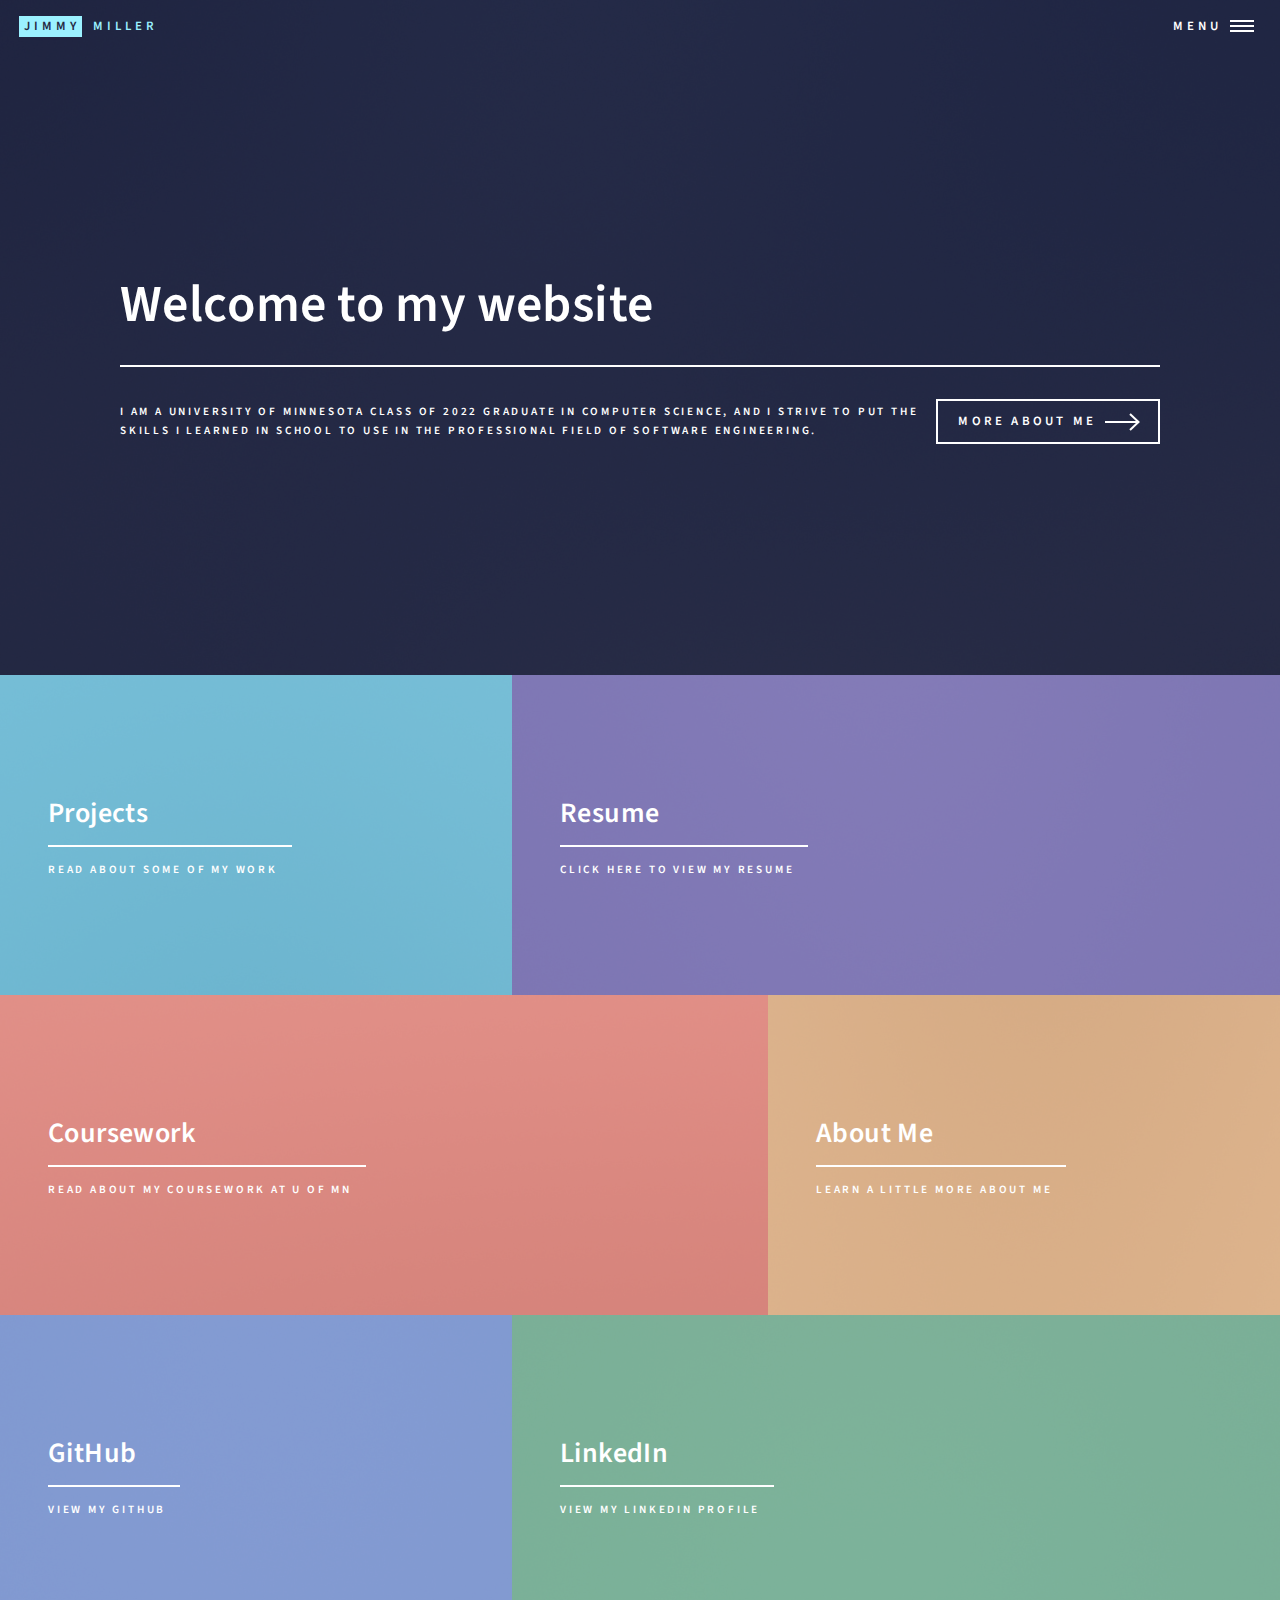
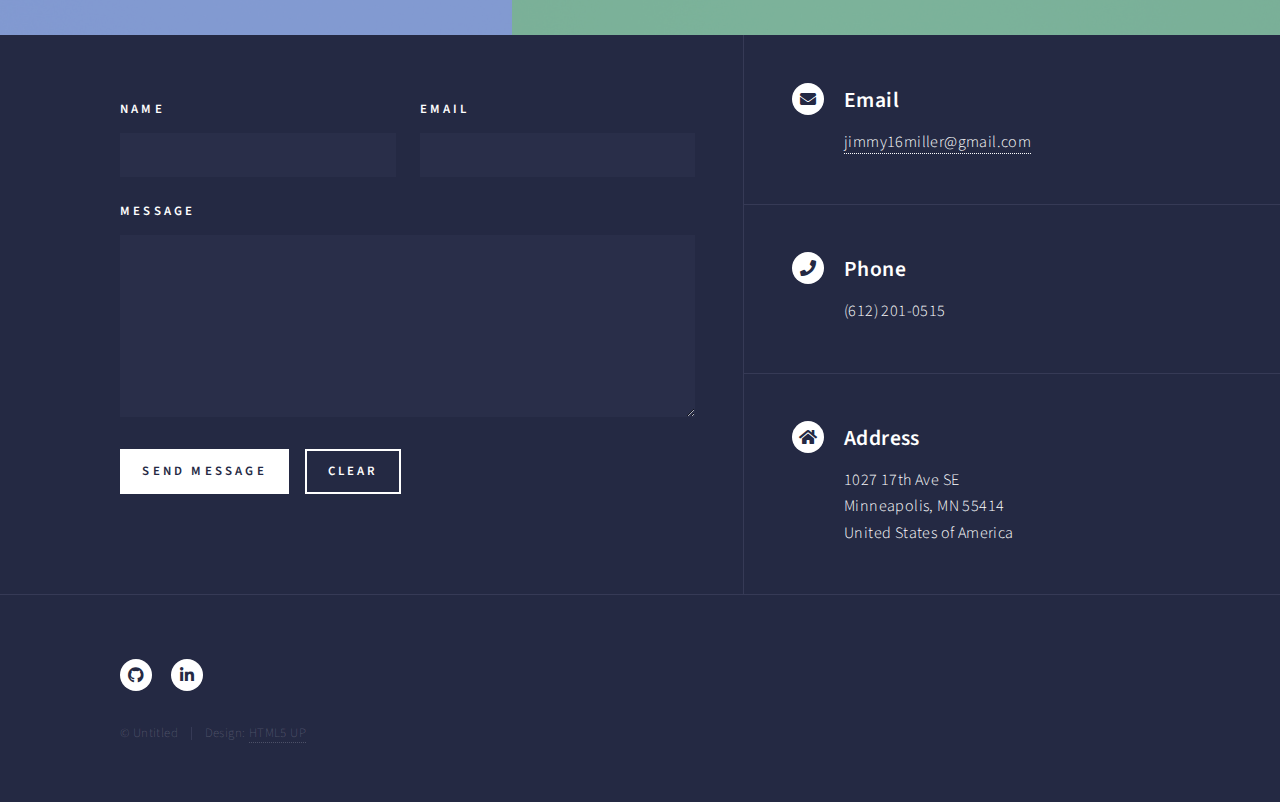
<file: index.html>
<!DOCTYPE HTML>
<!--
	Forty by HTML5 UP
	html5up.net | @ajlkn
	Free for personal and commercial use under the CCA 3.0 license (html5up.net/license)
-->
<html>
	<head>
		<title>Home</title>
		<link rel="icon" href="images/favicon1.png">
		<meta charset="utf-8" />
		<meta name="viewport" content="width=device-width, initial-scale=1, user-scalable=no" />
		<link rel="stylesheet" href="assets/css/main.css" />
		<noscript><link rel="stylesheet" href="assets/css/noscript.css" /></noscript>
	</head>
	<body class="is-preload">

		<!-- Wrapper -->
			<div id="wrapper">

				<!-- Header -->
					<header id="header" class="alt">
						<a href="home.html" class="logo"><strong>Jimmy</strong> <span>Miller</span></a>
						<nav>
							<a href="#menu">Menu</a>
						</nav>
					</header>

				<!-- Menu -->
					<nav id="menu">
						<ul class="links">
							<li><a href="home.html">Home</a></li>
							<li><a href="aboutme.html">About Me</a></li>
							<li><a href="coursework.html">Coursework</a></li>
							<li><a href="projects.html">Projects</a></li>
						</ul>
					</nav>

				<!-- Banner -->
					<section id="banner" class="major">
						<div class="inner">
							<header class="major">
								<h1>Welcome to my website</h1>
							</header>
							<div class="content">
								<p>I am a University of Minnesota Class of 2022 graduate in computer science, and
								I strive to put the skills I learned in school to use in the professional field of software engineering.</p>
								<ul class="actions">
									<li><a href="aboutme.html" class="button next scrolly">More About Me</a></li>
								</ul>
							</div>
						</div>
					</section>

				<!-- Main -->
					<div id="main">

						<!-- One -->
							<section id="one" class="tiles">
								<article>
									<span class="image">
										<img src="images/pic01.jpg" alt="" />
									</span>
									<header class="major">
										<h3><a href="projects.html" class="link">Projects</a></h3>
										<p>Read about some of my work</p>
									</header>
								</article>
								<article>
									<span class="image">
										<img src="images/pic02.jpg" alt="" />
									</span>
									<header class="major">
										<h3><a href="https://drive.google.com/file/d/1jU_Sg8STBAtoSx2dCOZeHBG9q9zb3CmE/view?usp=sharing" target = "_blank" class="link">Resume</a></h3>
										<p>Click here to view my resume</p>
									</header>
								</article>
								<article>
									<span class="image">
										<img src="images/pic03.jpg" alt="" />
									</span>
									<header class="major">
										<h3><a href="coursework.html" class="link">Coursework</a></h3>
										<p>Read about my coursework at U of MN</p>
									</header>
								</article>
								<article>
									<span class="image">
										<img src="images/pic04.jpg" alt="" />
									</span>
									<header class="major">
										<h3><a href="aboutme.html" class="link">About Me</a></h3>
										<p>Learn a little more about me</p>
									</header>
								</article>
								<article>
									<span class="image">
										<img src="images/pic05.jpg" alt="" />
									</span>
									<header class="major">
										<h3><a href="https://github.com/jimmym10" target = "_blank" class="link">GitHub</a></h3>
										<p>View my GitHub</p>
									</header>
								</article>
								<article>
									<span class="image">
										<img src="images/pic06.jpg" alt="" />
									</span>
									<header class="major">
										<h3><a href="https://www.linkedin.com/in/jimmy-miller-41655518b/" target = "_blank" class="link">LinkedIn</a></h3>
										<p>View my LinkedIn Profile</p>
									</header>
								</article>
							</section>

						<!-- Two -->
							<!-- <section id="two">
								<div class="inner">
									<header class="major">
										<h2>Massa libero</h2>
									</header>
									<p>Nullam et orci eu lorem consequat tincidunt vivamus et sagittis libero. Mauris aliquet magna magna sed nunc rhoncus pharetra. Pellentesque condimentum sem. In efficitur ligula tate urna. Maecenas laoreet massa vel lacinia pellentesque lorem ipsum dolor. Nullam et orci eu lorem consequat tincidunt. Vivamus et sagittis libero. Mauris aliquet magna magna sed nunc rhoncus amet pharetra et feugiat tempus.</p>
									<ul class="actions">
										<li><a href="aboutme.html" class="button next">Get Started</a></li>
									</ul>
								</div>
							</section> -->

					</div>

				<!-- Contact -->
					<section id="contact">
						<div class="inner">
							<section>
								<form method="post" action="#">
									<div class="fields">
										<div class="field half">
											<label for="name">Name</label>
											<input type="text" name="name" id="name" />
										</div>
										<div class="field half">
											<label for="email">Email</label>
											<input type="text" name="email" id="email" />
										</div>
										<div class="field">
											<label for="message">Message</label>
											<textarea name="message" id="message" rows="6"></textarea>
										</div>
									</div>
									<ul class="actions">
										<li><input type="submit" value="Send Message" class="primary" /></li>
										<li><input type="reset" value="Clear" /></li>
									</ul>
								</form>
							</section>
							<section class="split">
								<section>
									<div class="contact-method">
										<span class="icon solid alt fa-envelope"></span>
										<h3>Email</h3>
										<a href="mailto:jimmy16miller@gmail.com">jimmy16miller@gmail.com</a>
									</div>
								</section>
								<section>
									<div class="contact-method">
										<span class="icon solid alt fa-phone"></span>
										<h3>Phone</h3>
										<span>(612) 201-0515</span>
									</div>
								</section>
								<section>
									<div class="contact-method">
										<span class="icon solid alt fa-home"></span>
										<h3>Address</h3>
										<span>1027 17th Ave SE<br />
										Minneapolis, MN 55414<br />
										United States of America</span>
									</div>
								</section>
							</section>
						</div>
					</section>

				<!-- Footer -->
					<footer id="footer">
						<div class="inner">
							<ul class="icons">
								<li><a href="https://github.com/jimmym10" target = "_blank" class="icon brands alt fa-github"><span class="label">GitHub</span></a></li>
								<li><a href="https://www.linkedin.com/in/jimmy-miller-41655518b/" target = "_blank" class="icon brands alt fa-linkedin-in"><span class="label">LinkedIn</span></a></li>
							</ul>
							<ul class="copyright">
								<li>&copy; Untitled</li><li>Design: <a href="https://html5up.net">HTML5 UP</a></li>
							</ul>
						</div>
					</footer>

			</div>

		<!-- Scripts -->
			<script src="assets/js/jquery.min.js"></script>
			<script src="assets/js/jquery.scrolly.min.js"></script>
			<script src="assets/js/jquery.scrollex.min.js"></script>
			<script src="assets/js/browser.min.js"></script>
			<script src="assets/js/breakpoints.min.js"></script>
			<script src="assets/js/util.js"></script>
			<script src="assets/js/main.js"></script>

	</body>
</html>
</file>
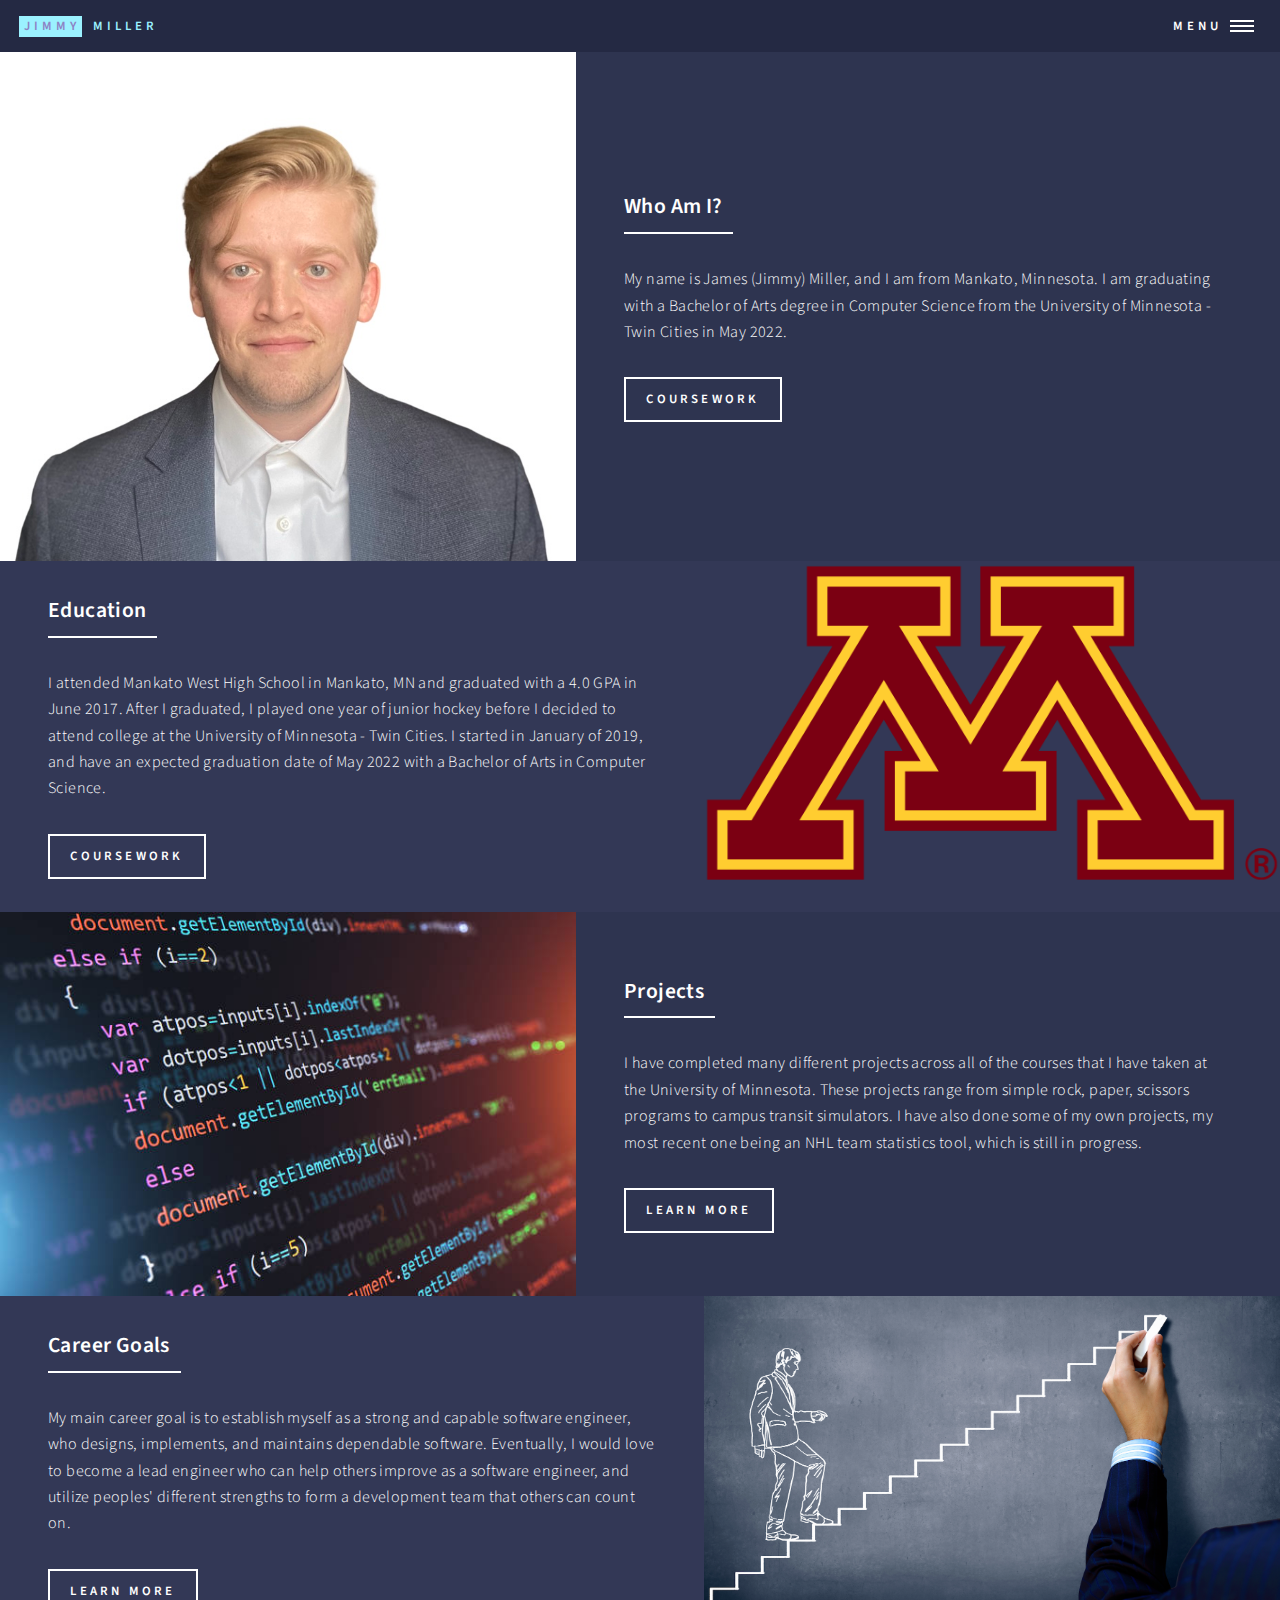
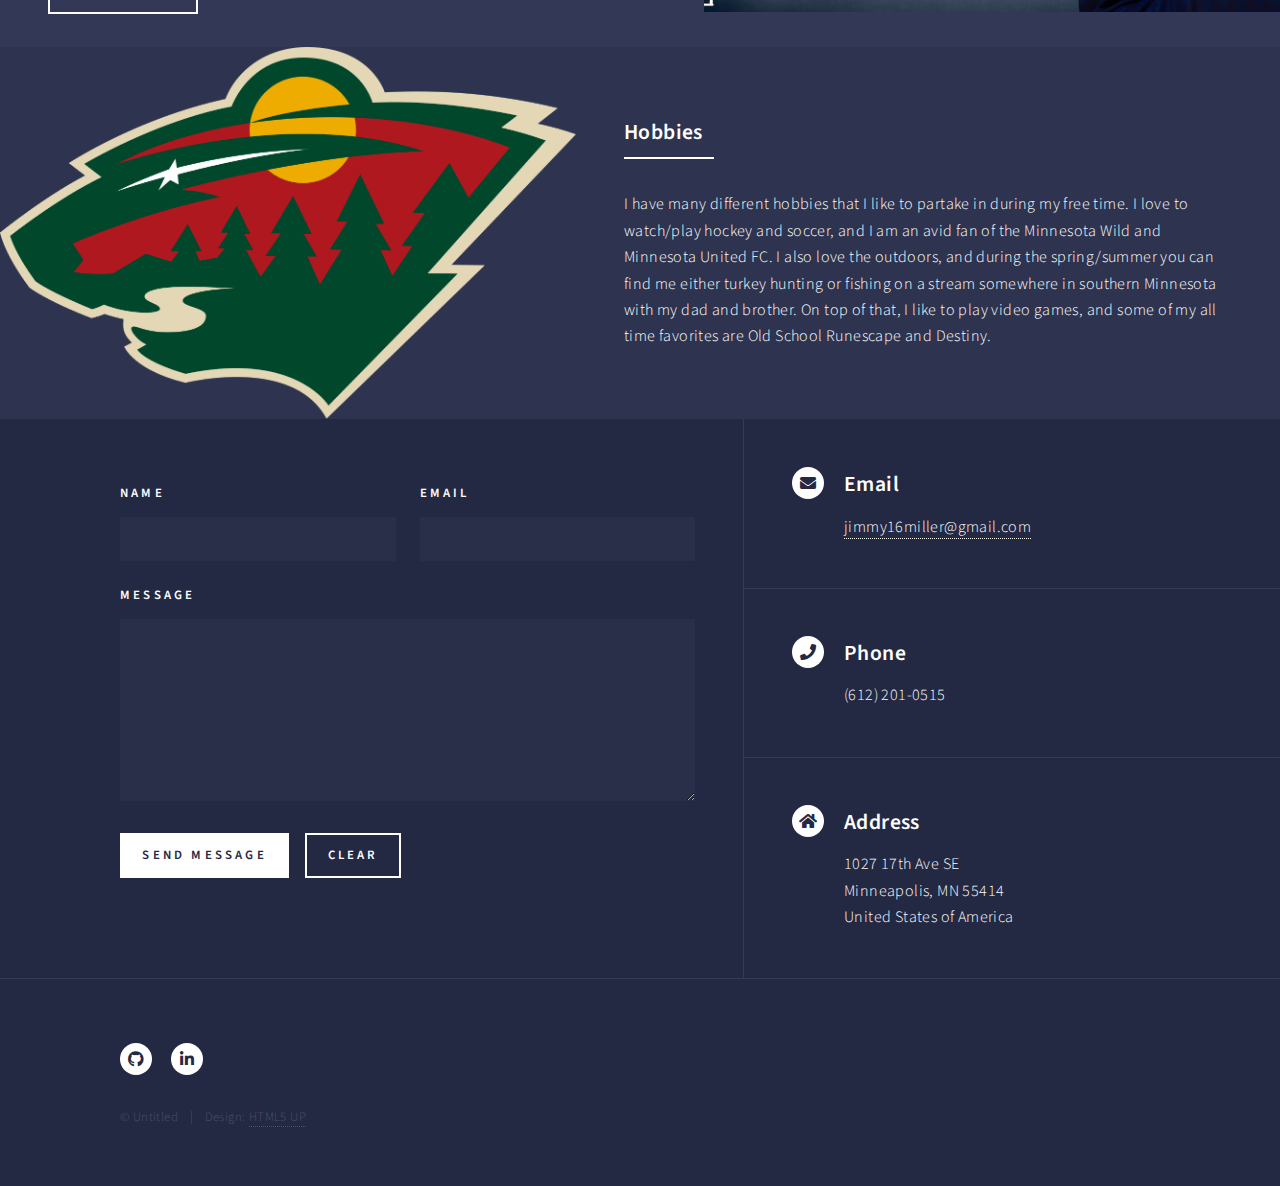
<file: aboutme.html>
<!DOCTYPE HTML>
<!--
	Forty by HTML5 UP
	html5up.net | @ajlkn
	Free for personal and commercial use under the CCA 3.0 license (html5up.net/license)
-->
<html>
	<head>
		<title>About Me</title>
		<link rel="icon" href="images/favicon1.png">
		<meta charset="utf-8" />
		<meta name="viewport" content="width=device-width, initial-scale=1, user-scalable=no" />
		<link rel="stylesheet" href="assets/css/main.css" />
		<noscript><link rel="stylesheet" href="assets/css/noscript.css" /></noscript>
	</head>
	<body class="is-preload">

		<!-- Wrapper -->
			<div id="wrapper">

				<!-- Header -->
				<!-- Note: The "styleN" class below should match that of the banner element. -->
					<header id="header" class="alt style2">
						<a href="index.html" class="logo"><strong>Jimmy</strong> <span>Miller</span></a>
						<nav>
							<a href="#menu">Menu</a>
						</nav>
					</header>

				<!-- Menu -->
					<nav id="menu">
						<ul class="links">
							<li><a href="index.html">Home</a></li>
							<li><a href="aboutme.html">About Me</a></li>
							<li><a href="coursework.html">Coursework</a></li>
							<li><a href="projects.html">Projects</a></li>
						</ul>
					</nav>

				<!-- Banner -->
				<!-- Note: The "styleN" class below should match that of the header element. -->
					<!-- <section id="banner" class="style2">
						<div class="inner">
							<span class="image">
								<img src="images/pic07.jpg" alt="" />
							</span>
							<header class="major">
								<h1>About Me</h1>
							</header>
							<div class="content">
								
							</div>
						</div>
					</section> -->

				<!-- Main -->
					<div id="main">

						<!-- One -->
							<!-- <section id="one">
								<div class="inner">
									<header class="major">
										<h2>Who Am I?</h2>
									</header>
									<p>My name is James (Jimmy) Miller, and I am from Mankato, Minnesota. 
									I am graduating with a Bachelor of Arts degree 
									in Computer Science from the University of Minnesota - Twin Cities in May 2022.</p>
								</div>
							</section> -->

						<!-- Two -->
							<section id="two" class="spotlights">
								<section>
									<a href="coursework.html" class="image">
										<img src="images/IMG-3979.jpg" alt="" data-position="center center" />
									</a>
									<div class="content">
										<div class="inner">
											<header class="major">
												<h3>Who Am I?</h3>
											</header>
											<p>My name is James (Jimmy) Miller, and I am from Mankato, Minnesota. 
												I am graduating with a Bachelor of Arts degree 
												in Computer Science from the University of Minnesota - Twin Cities in May 2022.
											</p>
											<ul class="actions">
												<li><a href="coursework.html" class="button">Coursework</a></li>
											</ul>
										</div>
									</div>
								</section>
								<section>
									<a href="coursework.html" class="image">
										<img src="images/umn.png" alt="" data-position="center center" />
									</a>
									<div class="content">
										<div class="inner">
											<header class="major">
												<h3>Education</h3>
											</header>
											<p>I attended Mankato West High School in Mankato, MN and graduated with a 4.0 GPA in June 2017. After I graduated, I played one year of junior hockey before I decided to attend college at the University of Minnesota - Twin Cities. 
												I started in January of 2019, and have an expected graduation date of May 2022 with a Bachelor of Arts in Computer Science.</p>
											<ul class="actions">
												<li><a href="coursework.html" class="button">Coursework</a></li>
											</ul>
										</div>
									</div>
								</section>
								<section>
									<a href="coursework.html" class="image">
										<img src="images/code.jpeg" alt="" data-position="25% 25%" />
									</a>
									<div class="content">
										<div class="inner">
											<header class="major">
												<h3>Projects</h3>
											</header>
											<p>I have completed many different projects across all of the courses that I have taken at the University of Minnesota. 
												These projects range from simple rock, paper, scissors programs to campus transit simulators. I have also done some of my own projects, 
												my most recent one being an NHL team statistics tool, which is still in progress.</p>
											<ul class="actions">
												<li><a href="coursework.html" class="button">Learn more</a></li>
											</ul>
										</div>
									</div>
								</section>
								<section>
									<a href="coursework.html" class="image">
										<img src="images/car.png" alt="" data-position="25% 25%" />
									</a>
									<div class="content">
										<div class="inner">
											<header class="major">
												<h3>Career Goals</h3>
											</header>
											<p>My main career goal is to establish myself as a strong and capable software engineer, who designs, implements, 
												and maintains dependable software. Eventually, I would love to become a lead engineer who can help others improve as a software engineer, 
												and utilize peoples' different strengths to form a development team that others can count on.
											</p>
											<ul class="actions">
												<li><a href="coursework.html" class="button">Learn more</a></li>
											</ul>
										</div>
									</div>
								</section>
								<section>
									<a href="coursework.html" class="image">
										<img src="images/Minnesota_Wild.svg.png" alt="" data-position="top center" />
									</a>
									<div class="content">
										<div class="inner">
											<header class="major">
												<h3>Hobbies</h3>
											</header>
											<p>I have many different hobbies that I like to partake in during my free time. I love to watch/play hockey and soccer, 
												and I am an avid fan of the Minnesota Wild and Minnesota United FC. I also love the outdoors, 
												and during the spring/summer you can find me either turkey hunting or fishing on a stream somewhere in southern Minnesota with my dad and brother. 
												On top of that, I like to play video games, and some of my all time favorites are Old School Runescape and Destiny.</p>
											<!-- <ul class="actions">
												<li><a href="coursework.html" class="button">Learn more</a></li>
											</ul> -->
										</div>
									</div>
								</section>
							</section>

						<!-- Three -->
							<!-- <section id="three">
								<div class="inner">
									<header class="major">
										<h2>Massa libero</h2>
									</header>
									<p>Nullam et orci eu lorem consequat tincidunt vivamus et sagittis libero. Mauris aliquet magna magna sed nunc rhoncus pharetra. Pellentesque condimentum sem. In efficitur ligula tate urna. Maecenas laoreet massa vel lacinia pellentesque lorem ipsum dolor. Nullam et orci eu lorem consequat tincidunt. Vivamus et sagittis libero. Mauris aliquet magna magna sed nunc rhoncus amet pharetra et feugiat tempus.</p>
									<ul class="actions">
										<li><a href="coursework.html" class="button next">Get Started</a></li>
									</ul>
								</div>
							</section> -->

					</div>

				<!-- Contact -->
					<section id="contact">
						<div class="inner">
							<section>
								<form method="post" action="#">
									<div class="fields">
										<div class="field half">
											<label for="name">Name</label>
											<input type="text" name="name" id="name" />
										</div>
										<div class="field half">
											<label for="email">Email</label>
											<input type="text" name="email" id="email" />
										</div>
										<div class="field">
											<label for="message">Message</label>
											<textarea name="message" id="message" rows="6"></textarea>
										</div>
									</div>
									<ul class="actions">
										<li><input type="submit" value="Send Message" class="primary" /></li>
										<li><input type="reset" value="Clear" /></li>
									</ul>
								</form>
							</section>
							<section class="split">
								<section>
									<div class="contact-method">
										<span class="icon solid alt fa-envelope"></span>
										<h3>Email</h3>
										<a href="mailto:jimmy16miller@gmail.com">jimmy16miller@gmail.com</a>
									</div>
								</section>
								<section>
									<div class="contact-method">
										<span class="icon solid alt fa-phone"></span>
										<h3>Phone</h3>
										<span>(612) 201-0515</span>
									</div>
								</section>
								<section>
									<div class="contact-method">
										<span class="icon solid alt fa-home"></span>
										<h3>Address</h3>
										<span>1027 17th Ave SE<br />
										Minneapolis, MN 55414<br />
										United States of America</span>
									</div>
								</section>
							</section>
						</div>
					</section>

				<!-- Footer -->
					<footer id="footer">
						<div class="inner">
							<ul class="icons">
								<li><a href="https://github.com/jimmym10" target = "_blank" class="icon brands alt fa-github"><span class="label">GitHub</span></a></li>
								<li><a href="https://www.linkedin.com/in/jimmy-miller-41655518b/" target = "_blank" class="icon brands alt fa-linkedin-in"><span class="label">LinkedIn</span></a></li>
							</ul>
							<ul class="copyright">
								<li>&copy; Untitled</li><li>Design: <a href="https://html5up.net">HTML5 UP</a></li>
							</ul>
						</div>
					</footer>

			</div>

		<!-- Scripts -->
			<script src="assets/js/jquery.min.js"></script>
			<script src="assets/js/jquery.scrolly.min.js"></script>
			<script src="assets/js/jquery.scrollex.min.js"></script>
			<script src="assets/js/browser.min.js"></script>
			<script src="assets/js/breakpoints.min.js"></script>
			<script src="assets/js/util.js"></script>
			<script src="assets/js/main.js"></script>

	</body>
</html>
</file>
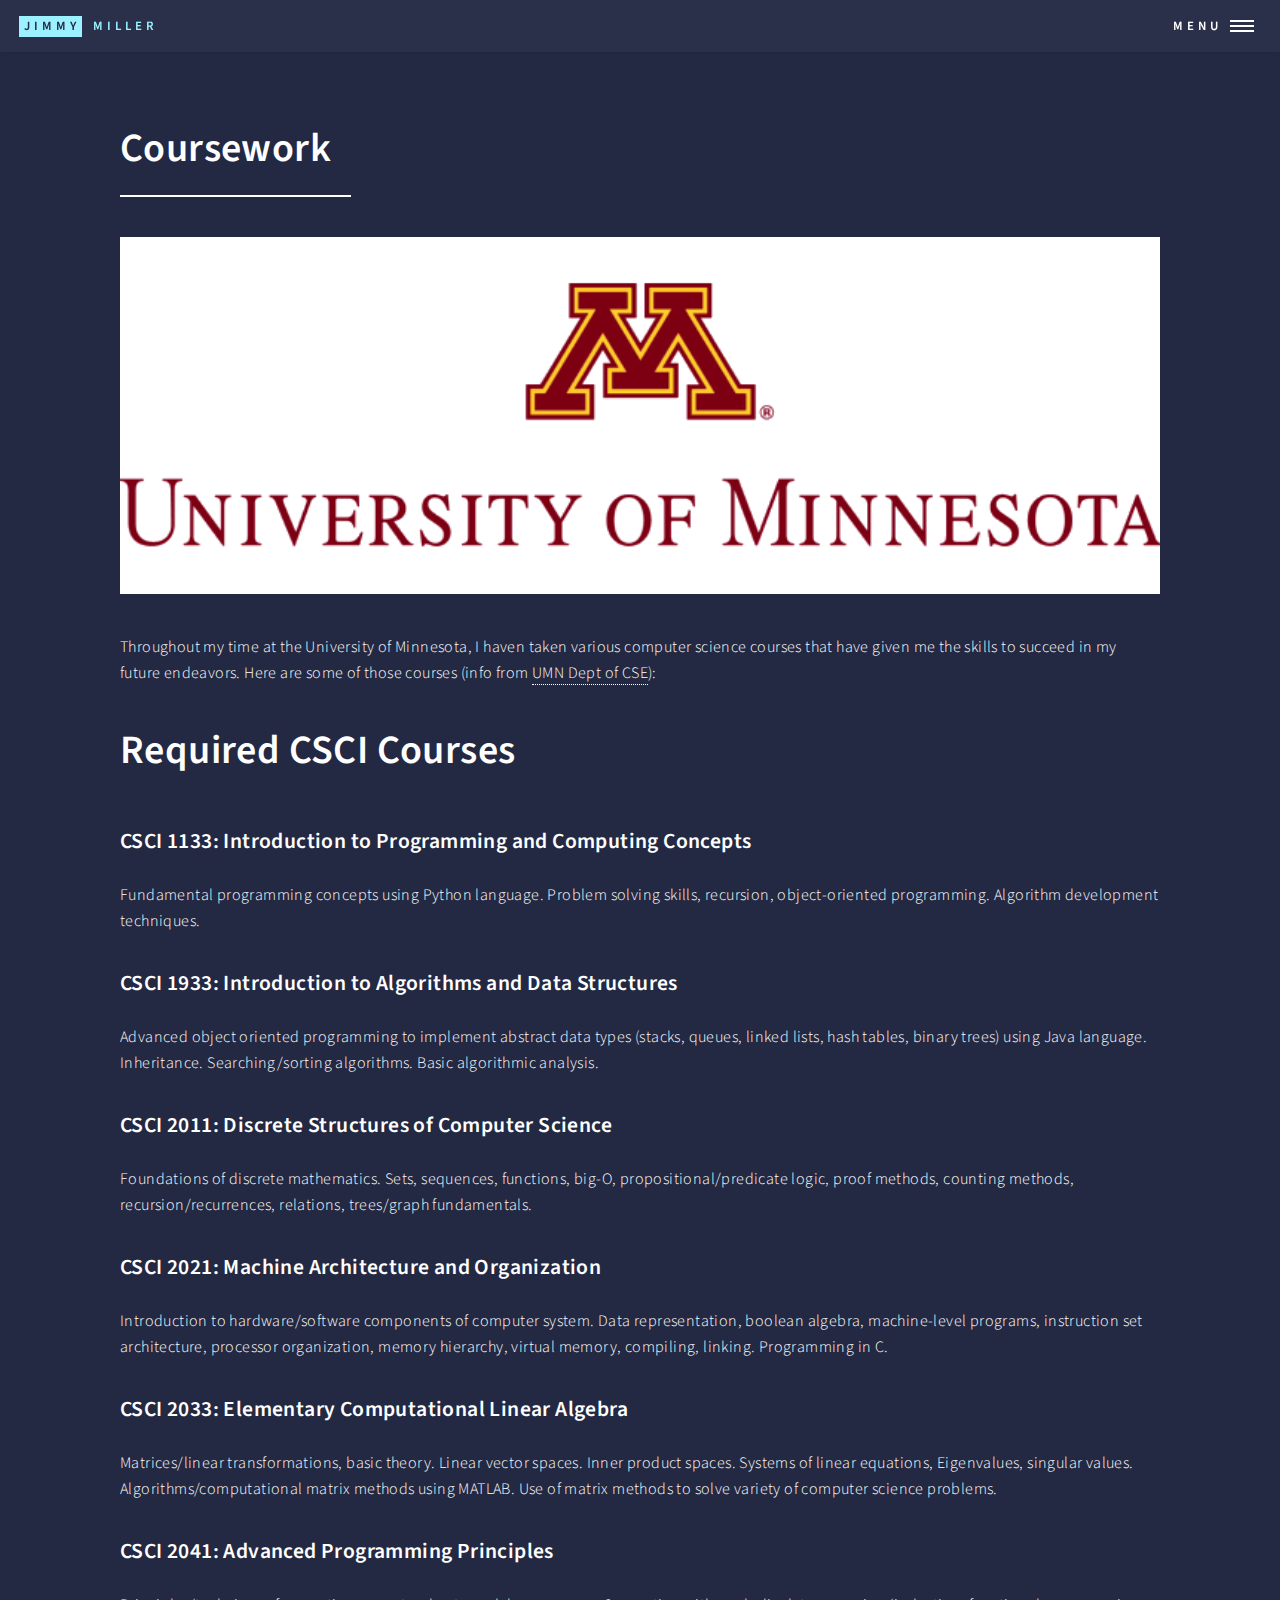
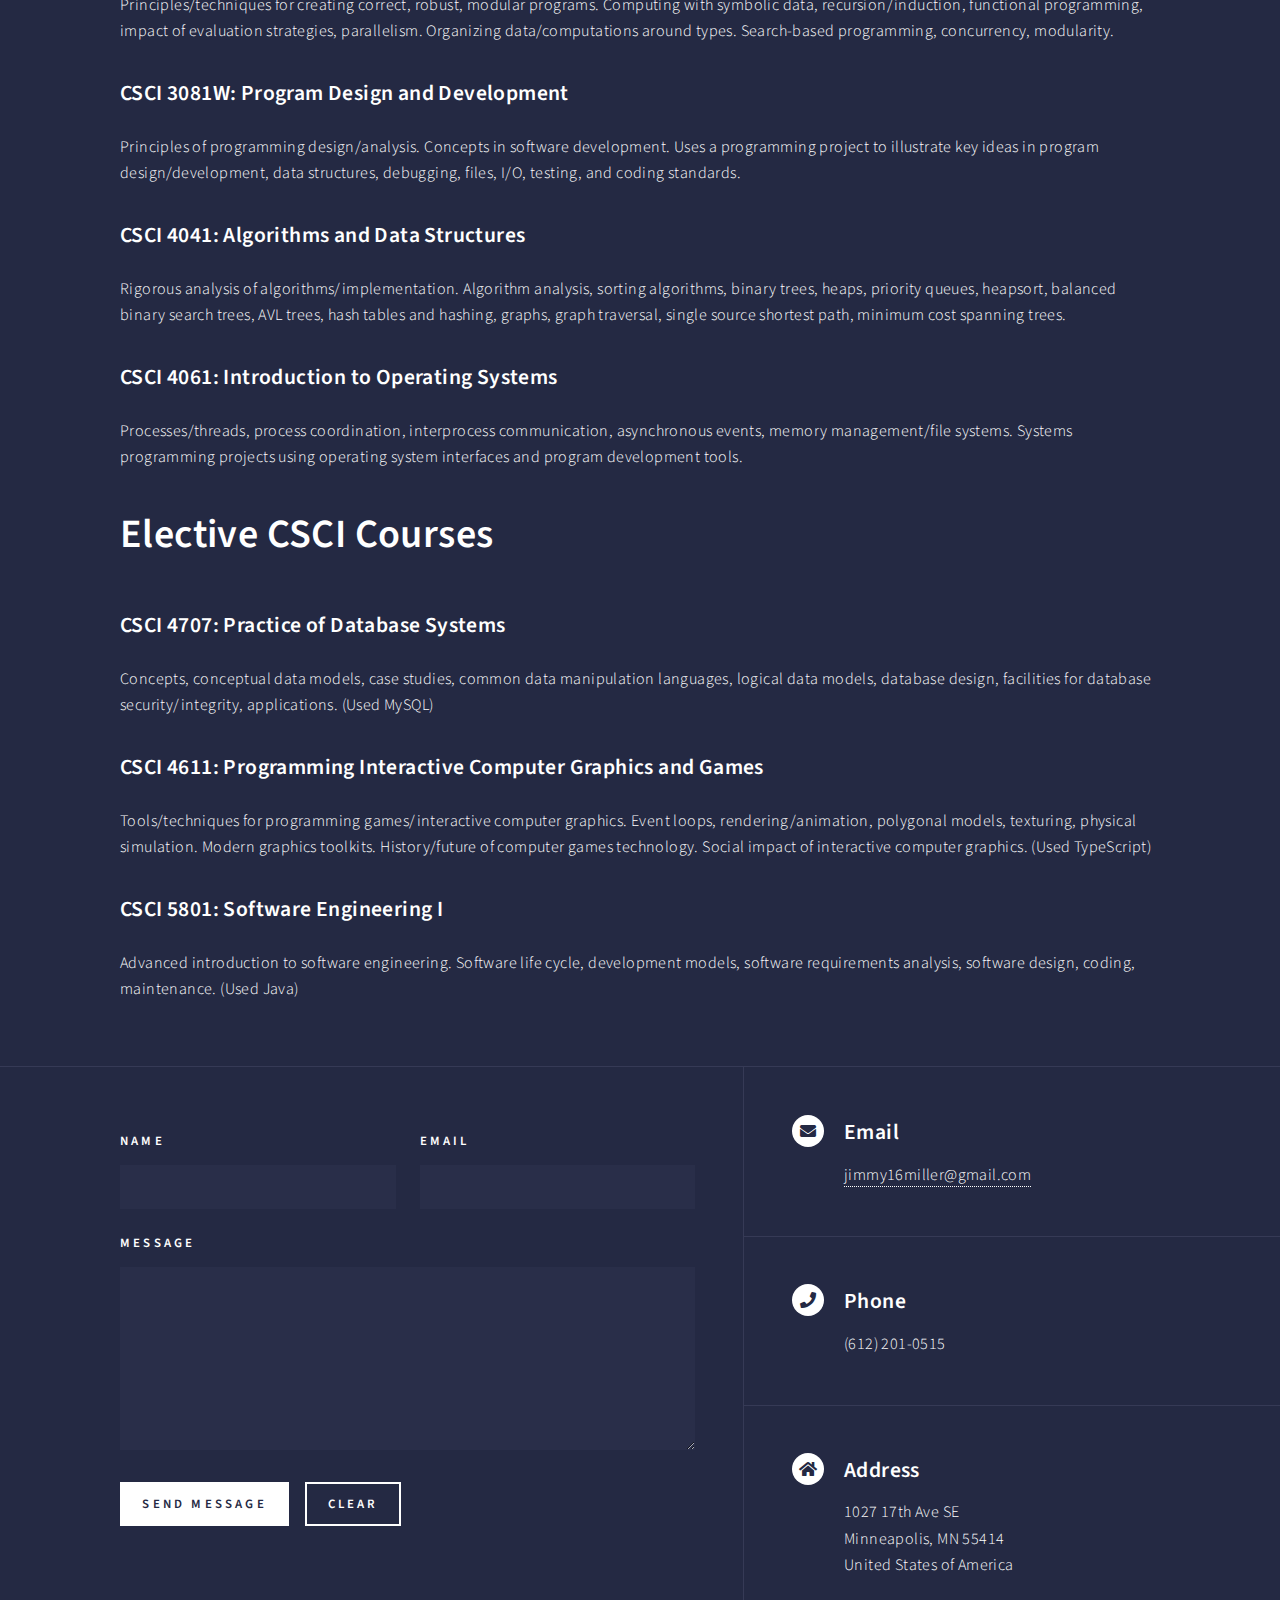
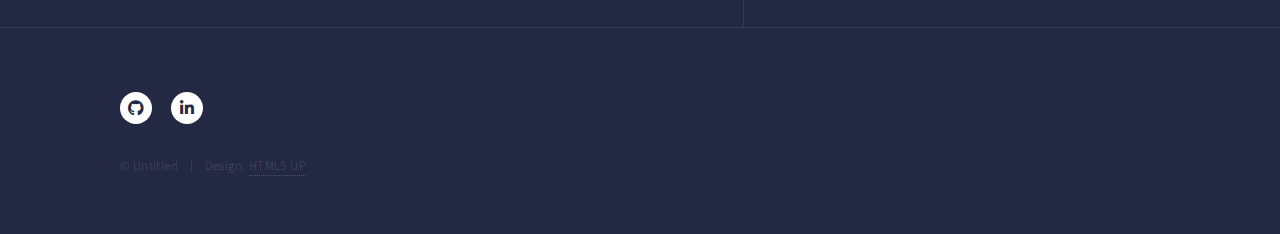
<file: coursework.html>
<!DOCTYPE HTML>
<!--
	Forty by HTML5 UP
	html5up.net | @ajlkn
	Free for personal and commercial use under the CCA 3.0 license (html5up.net/license)
-->
<html>
	<head>
		<meta charset="utf-8" />
		<link rel="icon" href="images/favicon1.png">
		<meta name="viewport" content="width=device-width, initial-scale=1, user-scalable=no" />
		<link rel="stylesheet" href="assets/css/main.css" />
		<noscript><link rel="stylesheet" href="assets/css/noscript.css" /></noscript>
	</head>
	<body class="is-preload">

		<!-- Wrapper -->
			<div id="wrapper">

				<!-- Header -->
					<header id="header">
						<a href="index.html" class="logo"><strong>Jimmy</strong> <span>Miller</span></a>
						<nav>
							<a href="#menu">Menu</a>
						</nav>
					</header>

				<!-- Menu -->
					<nav id="menu">
						<ul class="links">
							<li><a href="index.html">Home</a></li>
							<li><a href="aboutme.html">About Me</a></li>
							<li><a href="coursework.html">Coursework</a></li>
							<li><a href="projects.html">Projects</a></li>
						</ul>
					</nav>

				<!-- Main -->
					<div id="main" class="alt">

						<!-- One -->
							<section id="one">
								<div class="inner">
									<header class="major">
										<h1>Coursework</h1>
									</header>
									<span class="image main"><img src="images/standard.png" alt="" /></span>
									<p>Throughout my time at the University of Minnesota, I haven taken various computer science courses that have given me the skills to succeed in my future endeavors.
									Here are some of those courses (info from <a href="https://dept.aem.umn.edu/cgi-bin/courses/noauth/course-catalog?QFCHK=0&search=yes&ns=1&subject=CSCI">UMN Dept of CSE</a>):
									</p>
									<p><h1><b>Required CSCI Courses</b></h1></p>
									<p><h3><b>CSCI 1133: Introduction to Programming and Computing Concepts</b></h3>Fundamental programming concepts using Python language. 
										Problem solving skills, recursion, object-oriented programming. Algorithm development techniques.
									</p>
									<p><h3><b>CSCI 1933: Introduction to Algorithms and Data Structures</b></h3>Advanced object oriented programming to implement 
										abstract data types (stacks, queues, linked lists, hash tables, binary trees) using Java language. Inheritance. Searching/sorting algorithms. Basic algorithmic analysis. 
									</p>
									<p><h3>CSCI 2011: Discrete Structures of Computer Science</h3>Foundations of discrete mathematics. Sets, sequences, functions, big-O, propositional/predicate logic, proof methods, 
										counting methods, recursion/recurrences, relations, trees/graph fundamentals.
									</p>
									<p><h3>CSCI 2021: Machine Architecture and Organization</h3>Introduction to hardware/software components of computer system. Data representation, boolean algebra, machine-level programs, 
										instruction set architecture, processor organization, memory hierarchy, virtual memory, compiling, linking. Programming in C.
									</p>
									<p><h3>CSCI 2033: Elementary Computational Linear Algebra</h3>Matrices/linear transformations, basic theory. Linear vector spaces. Inner product spaces. Systems of linear equations, Eigenvalues, singular values. 
										Algorithms/computational matrix methods using MATLAB. Use of matrix methods to solve variety of computer science problems.
									</p>
									<p><h3>CSCI 2041: Advanced Programming Principles</h3>Principles/techniques for creating correct, robust, modular programs. Computing with symbolic data, recursion/induction, functional programming, impact of evaluation strategies, parallelism. 
										Organizing data/computations around types. Search-based programming, concurrency, modularity.
									</p>
									<p><h3>CSCI 3081W: Program Design and Development</h3>Principles of programming design/analysis. Concepts in software development. Uses a programming project to 
										illustrate key ideas in program design/development, data structures, debugging, files, I/O, testing, and coding standards.
									</p>
									<p><h3>CSCI 4041: Algorithms and Data Structures</h3>Rigorous analysis of algorithms/implementation. Algorithm analysis, sorting algorithms, binary trees, heaps, priority queues, heapsort, balanced binary search trees, 
										AVL trees, hash tables and hashing, graphs, graph traversal, single source shortest path, minimum cost spanning trees.
									</p>
									<p><h3>CSCI 4061: Introduction to Operating Systems</h3>Processes/threads, process coordination, interprocess communication, asynchronous events, memory management/file systems. 
										Systems programming projects using operating system interfaces and program development tools.
									<p><h1><b>Elective CSCI Courses</b></h1></p>
									<p><h3>CSCI 4707: Practice of Database Systems</h3>Concepts, conceptual data models, case studies, 
										common data manipulation languages, logical data models, database design, facilities for database security/integrity, applications. (Used MySQL)
									</p>
									<p><h3>CSCI 4611: Programming Interactive Computer Graphics and Games</h3>Tools/techniques for programming games/interactive computer graphics. Event loops, rendering/animation, polygonal models, texturing, physical simulation. 
										Modern graphics toolkits. History/future of computer games technology. Social impact of interactive computer graphics. (Used TypeScript)
									</p>
									<p><h3>CSCI 5801: Software Engineering I</h3>Advanced introduction to software engineering. Software life cycle, 
										development models, software requirements analysis, software design, coding, maintenance. (Used Java)
									</p>
									</div>
							</section>

					</div>

				<!-- Contact -->
					<section id="contact">
						<div class="inner">
							<section>
								<form method="post" action="#">
									<div class="fields">
										<div class="field half">
											<label for="name">Name</label>
											<input type="text" name="name" id="name" />
										</div>
										<div class="field half">
											<label for="email">Email</label>
											<input type="text" name="email" id="email" />
										</div>
										<div class="field">
											<label for="message">Message</label>
											<textarea name="message" id="message" rows="6"></textarea>
										</div>
									</div>
									<ul class="actions">
										<li><input type="submit" value="Send Message" class="primary" /></li>
										<li><input type="reset" value="Clear" /></li>
									</ul>
								</form>
							</section>
							<section class="split">
								<section>
									<div class="contact-method">
										<span class="icon solid alt fa-envelope"></span>
										<h3>Email</h3>
										<a href="mailto:jimmy16miller@gmail.com">jimmy16miller@gmail.com</a>
									</div>
								</section>
								<section>
									<div class="contact-method">
										<span class="icon solid alt fa-phone"></span>
										<h3>Phone</h3>
										<span>(612) 201-0515</span>
									</div>
								</section>
								<section>
									<div class="contact-method">
										<span class="icon solid alt fa-home"></span>
										<h3>Address</h3>
										<span>1027 17th Ave SE<br />
										Minneapolis, MN 55414<br />
										United States of America</span>
									</div>
								</section>
							</section>
						</div>
					</section>

				<!-- Footer -->
					<footer id="footer">
						<div class="inner">
							<ul class="icons">
								<li><a href="https://github.com/jimmym10" target = "_blank" class="icon brands alt fa-github"><span class="label">GitHub</span></a></li>
								<li><a href="https://www.linkedin.com/in/jimmy-miller-41655518b/" target = "_blank" class="icon brands alt fa-linkedin-in"><span class="label">LinkedIn</span></a></li>
							</ul>
							<ul class="copyright">
								<li>&copy; Untitled</li><li>Design: <a href="https://html5up.net">HTML5 UP</a></li>
							</ul>
						</div>
					</footer>

			</div>

		<!-- Scripts -->
			<script src="assets/js/jquery.min.js"></script>
			<script src="assets/js/jquery.scrolly.min.js"></script>
			<script src="assets/js/jquery.scrollex.min.js"></script>
			<script src="assets/js/browser.min.js"></script>
			<script src="assets/js/breakpoints.min.js"></script>
			<script src="assets/js/util.js"></script>
			<script src="assets/js/main.js"></script>

	</body>
</html>
</file>
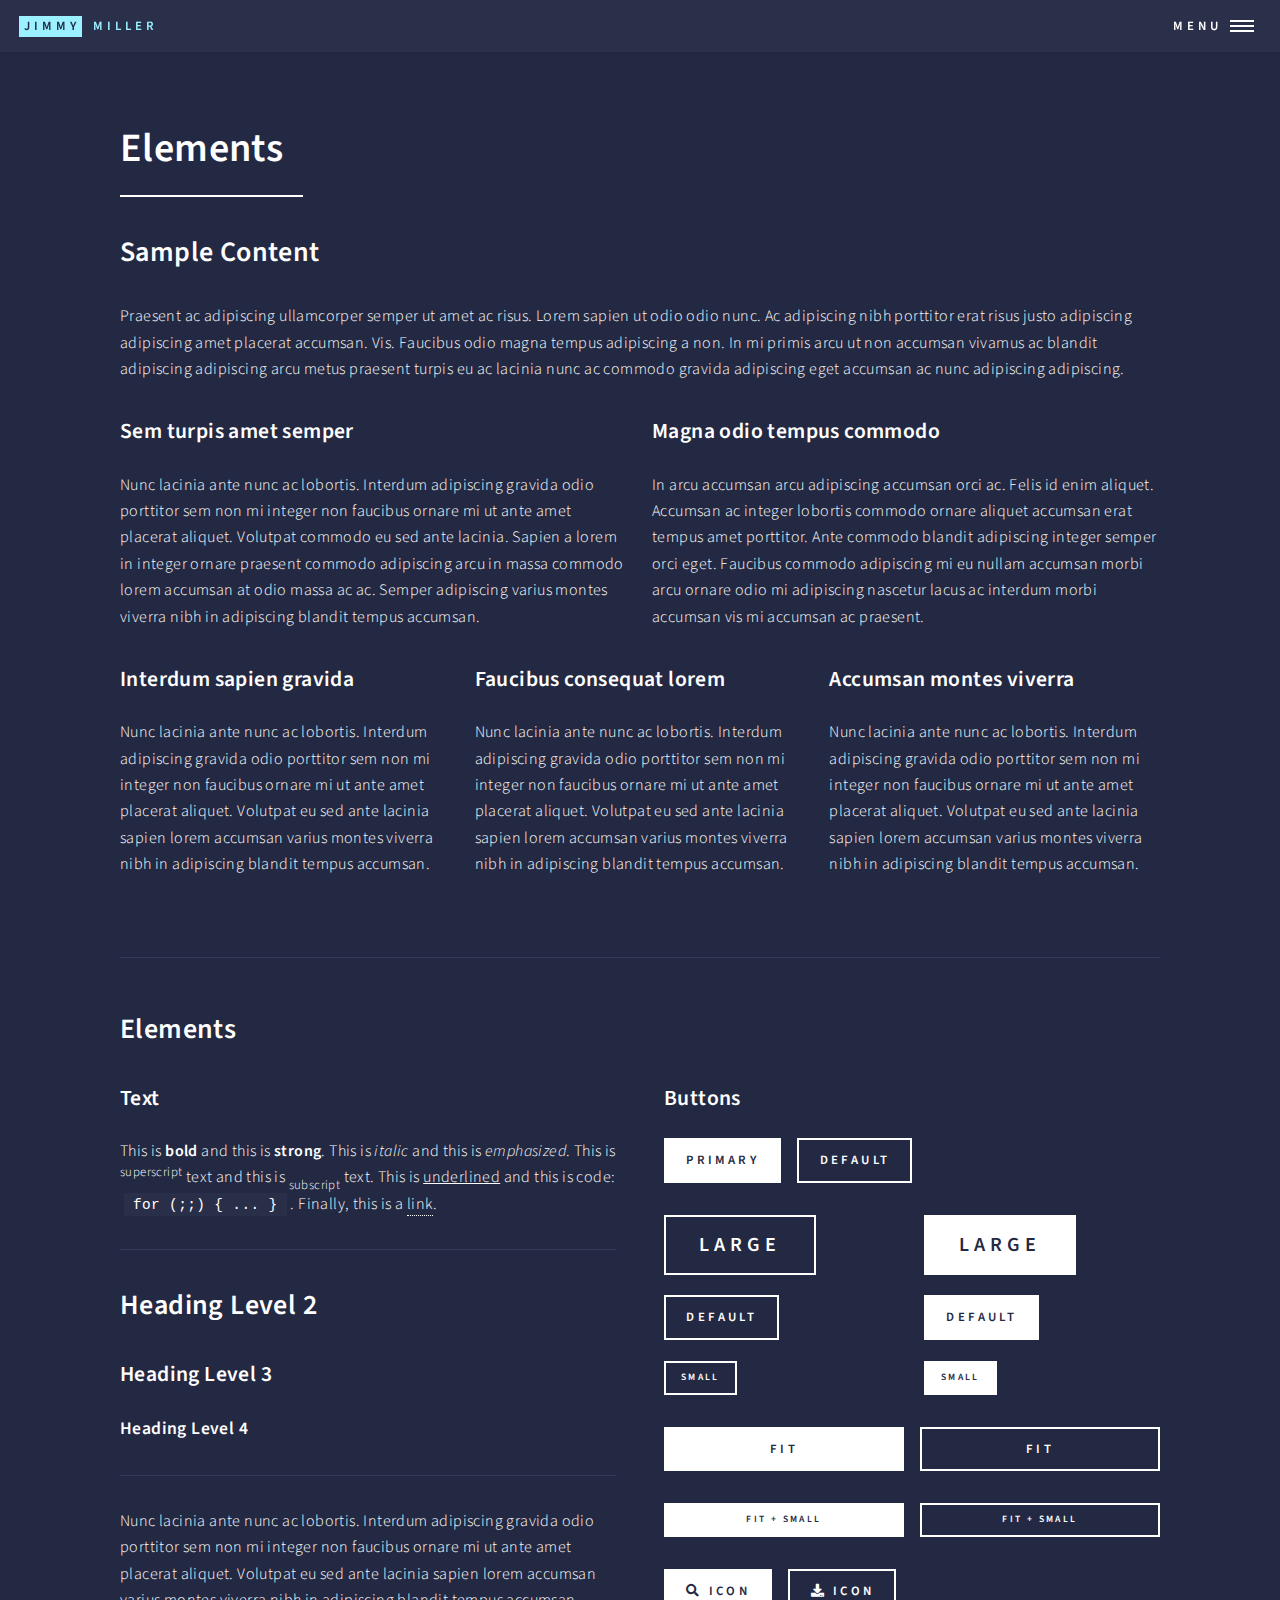
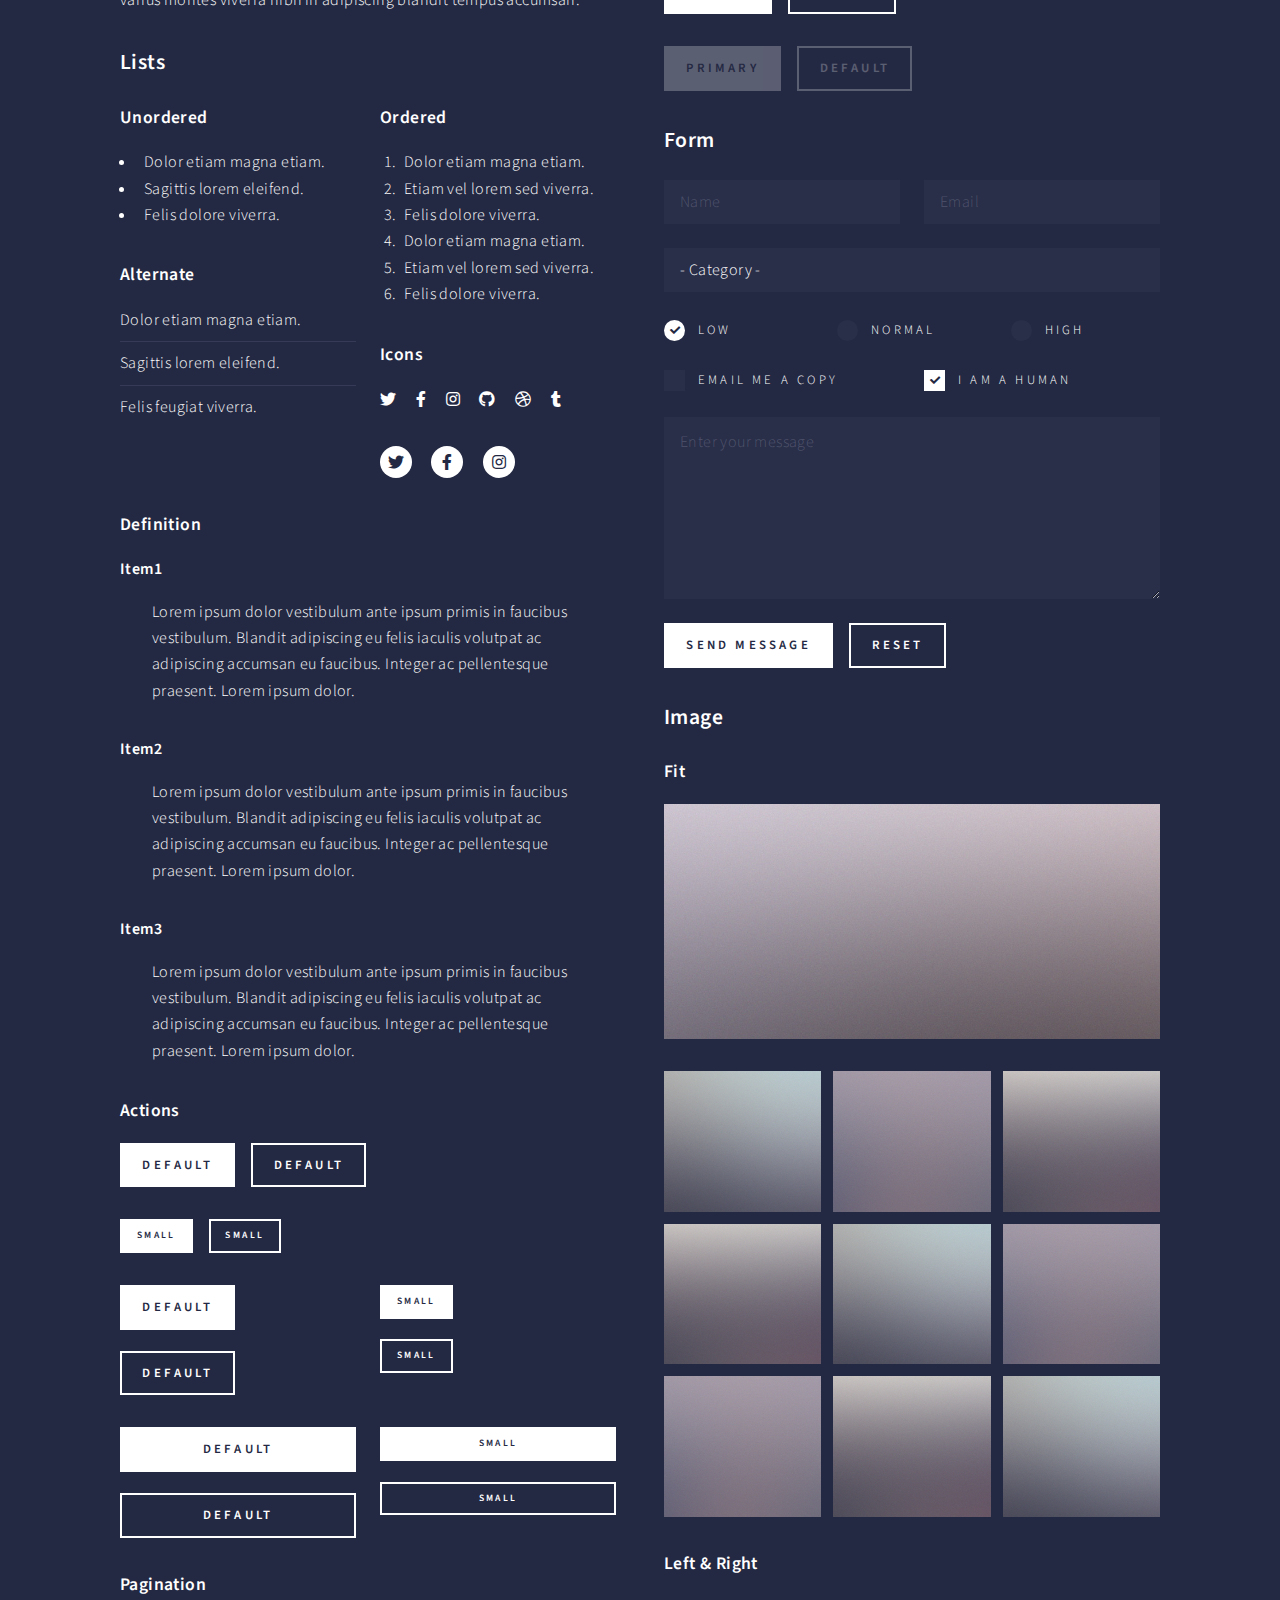
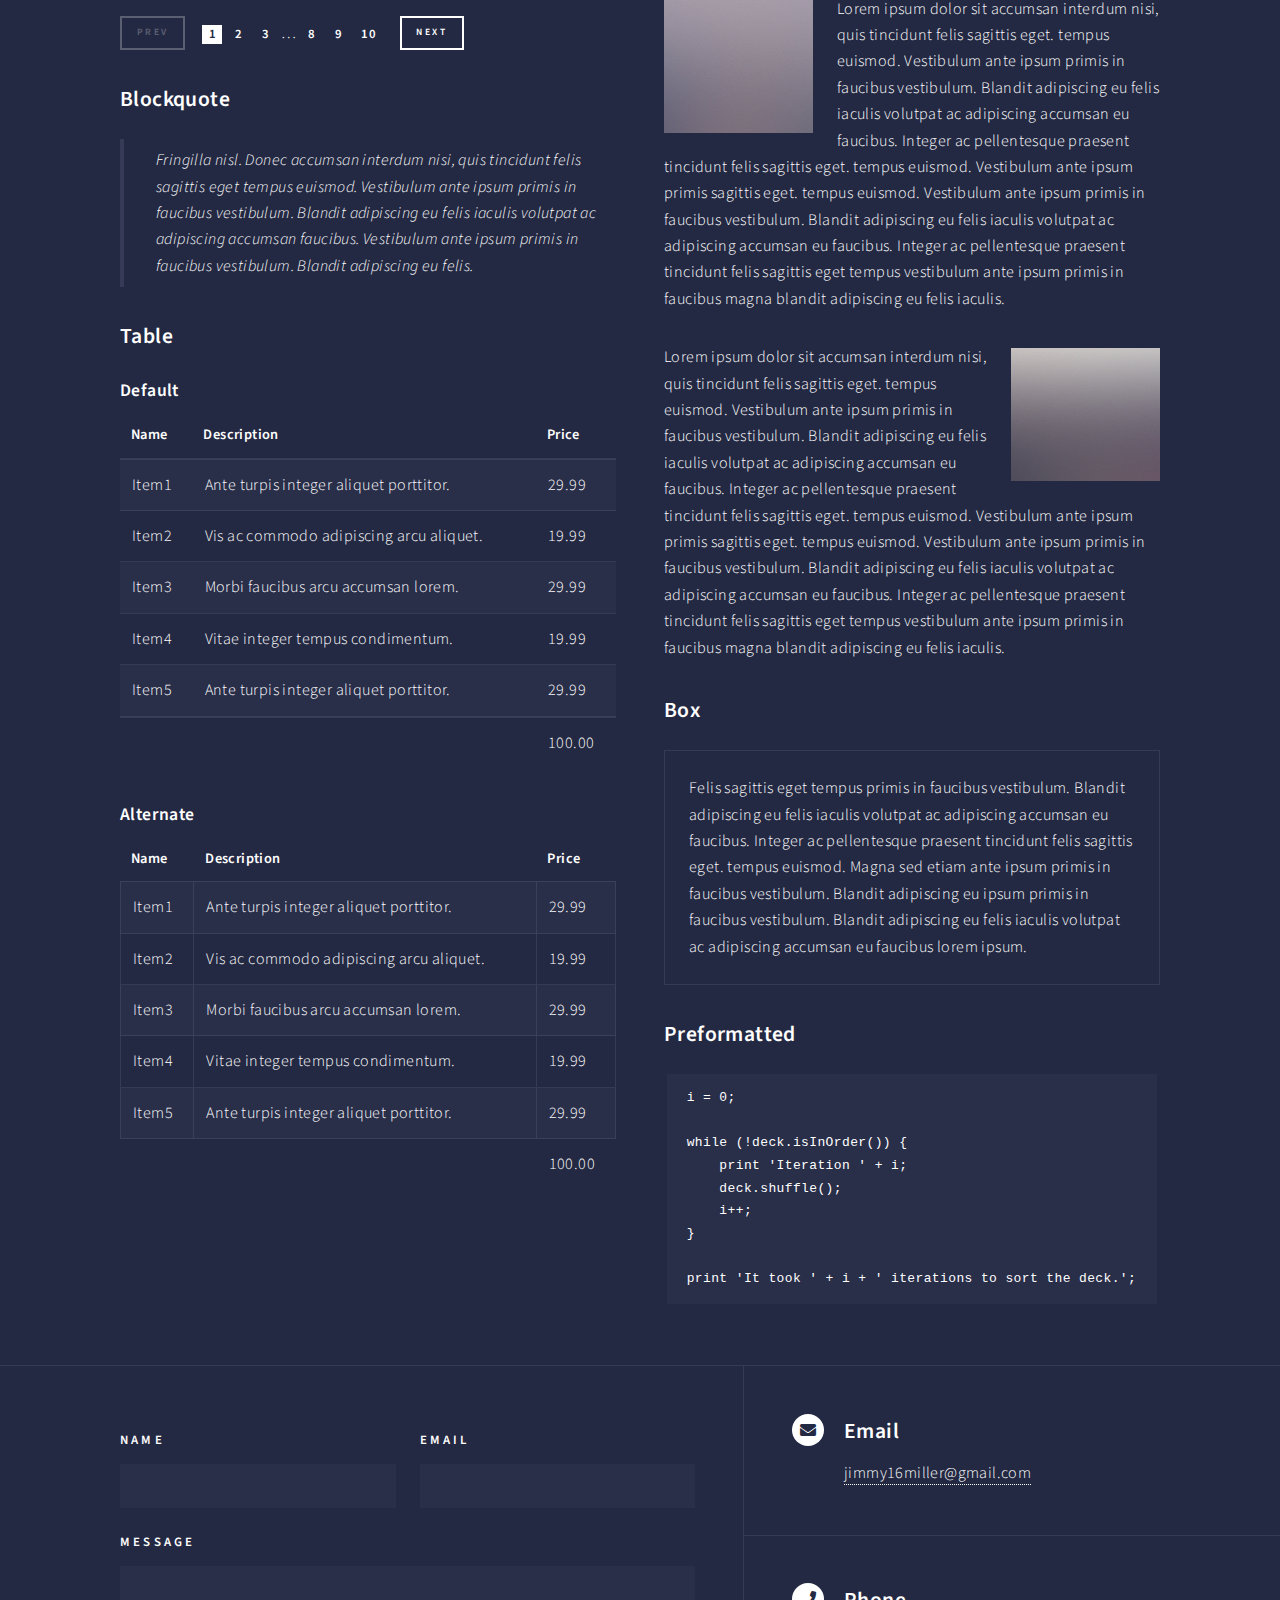
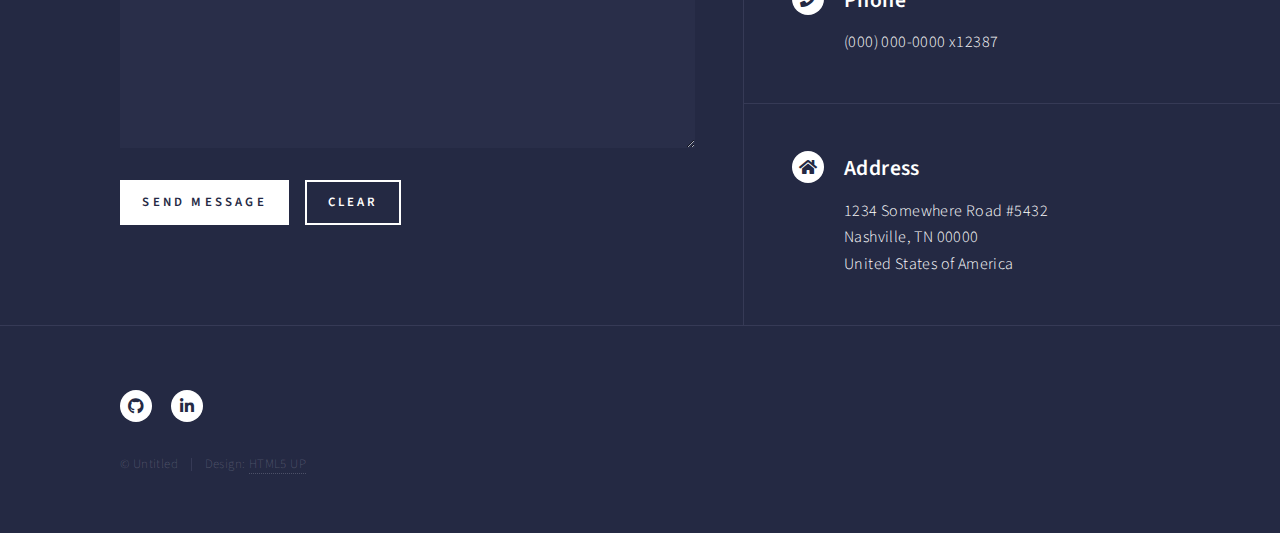
<file: projects.html>
<!DOCTYPE HTML>
<!--
	Forty by HTML5 UP
	html5up.net | @ajlkn
	Free for personal and commercial use under the CCA 3.0 license (html5up.net/license)
-->
<html>
	<head>
		<title>Projects</title>
		<link rel="icon" href="images/favicon1.png">
		<meta charset="utf-8" />
		<meta name="viewport" content="width=device-width, initial-scale=1, user-scalable=no" />
		<link rel="stylesheet" href="assets/css/main.css" />
		<noscript><link rel="stylesheet" href="assets/css/noscript.css" /></noscript>
	</head>
	<body class="is-preload">

		<!-- Wrapper -->
			<div id="wrapper">

				<!-- Header -->
					<header id="header">
						<a href="index.html" class="logo"><strong>Jimmy</strong> <span>Miller</span></a>
						<nav>
							<a href="#menu">Menu</a>
						</nav>
					</header>

				<!-- Menu -->
					<nav id="menu">
						<ul class="links">
							<li><a href="index.html">Home</a></li>
							<li><a href="aboutme.html">About Me</a></li>
							<li><a href="coursework.html">Coursework</a></li>
							<li><a href="projects.html">Projects</a></li>
						</ul>
					</nav>

				<!-- Main -->
					<div id="main" class="alt">

						<!-- One -->
							<section id="one">
								<div class="inner">
									<header class="major">
										<h1>Elements</h1>
									</header>

									<!-- Content -->
										<h2 id="content">Sample Content</h2>
										<p>Praesent ac adipiscing ullamcorper semper ut amet ac risus. Lorem sapien ut odio odio nunc. Ac adipiscing nibh porttitor erat risus justo adipiscing adipiscing amet placerat accumsan. Vis. Faucibus odio magna tempus adipiscing a non. In mi primis arcu ut non accumsan vivamus ac blandit adipiscing adipiscing arcu metus praesent turpis eu ac lacinia nunc ac commodo gravida adipiscing eget accumsan ac nunc adipiscing adipiscing.</p>
										<div class="row">
											<div class="col-6 col-12-small">
												<h3>Sem turpis amet semper</h3>
												<p>Nunc lacinia ante nunc ac lobortis. Interdum adipiscing gravida odio porttitor sem non mi integer non faucibus ornare mi ut ante amet placerat aliquet. Volutpat commodo eu sed ante lacinia. Sapien a lorem in integer ornare praesent commodo adipiscing arcu in massa commodo lorem accumsan at odio massa ac ac. Semper adipiscing varius montes viverra nibh in adipiscing blandit tempus accumsan.</p>
											</div>
											<div class="col-6 col-12-small">
												<h3>Magna odio tempus commodo</h3>
												<p>In arcu accumsan arcu adipiscing accumsan orci ac. Felis id enim aliquet. Accumsan ac integer lobortis commodo ornare aliquet accumsan erat tempus amet porttitor. Ante commodo blandit adipiscing integer semper orci eget. Faucibus commodo adipiscing mi eu nullam accumsan morbi arcu ornare odio mi adipiscing nascetur lacus ac interdum morbi accumsan vis mi accumsan ac praesent.</p>
											</div>
											<!-- Break -->
											<div class="col-4 col-12-medium">
												<h3>Interdum sapien gravida</h3>
												<p>Nunc lacinia ante nunc ac lobortis. Interdum adipiscing gravida odio porttitor sem non mi integer non faucibus ornare mi ut ante amet placerat aliquet. Volutpat eu sed ante lacinia sapien lorem accumsan varius montes viverra nibh in adipiscing blandit tempus accumsan.</p>
											</div>
											<div class="col-4 col-12-medium">
												<h3>Faucibus consequat lorem</h3>
												<p>Nunc lacinia ante nunc ac lobortis. Interdum adipiscing gravida odio porttitor sem non mi integer non faucibus ornare mi ut ante amet placerat aliquet. Volutpat eu sed ante lacinia sapien lorem accumsan varius montes viverra nibh in adipiscing blandit tempus accumsan.</p>
											</div>
											<div class="col-4 col-12-medium">
												<h3>Accumsan montes viverra</h3>
												<p>Nunc lacinia ante nunc ac lobortis. Interdum adipiscing gravida odio porttitor sem non mi integer non faucibus ornare mi ut ante amet placerat aliquet. Volutpat eu sed ante lacinia sapien lorem accumsan varius montes viverra nibh in adipiscing blandit tempus accumsan.</p>
											</div>
										</div>

									<hr class="major" />

									<!-- Elements -->
										<h2 id="elements">Elements</h2>
										<div class="row gtr-200">
											<div class="col-6 col-12-medium">

												<!-- Text stuff -->
													<h3>Text</h3>
													<p>This is <b>bold</b> and this is <strong>strong</strong>. This is <i>italic</i> and this is <em>emphasized</em>.
													This is <sup>superscript</sup> text and this is <sub>subscript</sub> text.
													This is <u>underlined</u> and this is code: <code>for (;;) { ... }</code>.
													Finally, this is a <a href="#">link</a>.</p>
													<hr />
													<h2>Heading Level 2</h2>
													<h3>Heading Level 3</h3>
													<h4>Heading Level 4</h4>
													<hr />
													<p>Nunc lacinia ante nunc ac lobortis. Interdum adipiscing gravida odio porttitor sem non mi integer non faucibus ornare mi ut ante amet placerat aliquet. Volutpat eu sed ante lacinia sapien lorem accumsan varius montes viverra nibh in adipiscing blandit tempus accumsan.</p>

												<!-- Lists -->
													<h3>Lists</h3>
													<div class="row">
														<div class="col-6 col-12-small">

															<h4>Unordered</h4>
															<ul>
																<li>Dolor etiam magna etiam.</li>
																<li>Sagittis lorem eleifend.</li>
																<li>Felis dolore viverra.</li>
															</ul>

															<h4>Alternate</h4>
															<ul class="alt">
																<li>Dolor etiam magna etiam.</li>
																<li>Sagittis lorem eleifend.</li>
																<li>Felis feugiat viverra.</li>
															</ul>

														</div>
														<div class="col-6 col-12-small">

															<h4>Ordered</h4>
															<ol>
																<li>Dolor etiam magna etiam.</li>
																<li>Etiam vel lorem sed viverra.</li>
																<li>Felis dolore viverra.</li>
																<li>Dolor etiam magna etiam.</li>
																<li>Etiam vel lorem sed viverra.</li>
																<li>Felis dolore viverra.</li>
															</ol>

															<h4>Icons</h4>
															<ul class="icons">
																<li><a href="#" class="icon brands fa-twitter"><span class="label">Twitter</span></a></li>
																<li><a href="#" class="icon brands fa-facebook-f"><span class="label">Facebook</span></a></li>
																<li><a href="#" class="icon brands fa-instagram"><span class="label">Instagram</span></a></li>
																<li><a href="#" class="icon brands fa-github"><span class="label">Github</span></a></li>
																<li><a href="#" class="icon brands fa-dribbble"><span class="label">Dribbble</span></a></li>
																<li><a href="#" class="icon brands fa-tumblr"><span class="label">Tumblr</span></a></li>
															</ul>
															<ul class="icons">
																<li><a href="#" class="icon brands alt fa-twitter"><span class="label">Twitter</span></a></li>
																<li><a href="#" class="icon brands alt fa-facebook-f"><span class="label">Facebook</span></a></li>
																<li><a href="#" class="icon brands alt fa-instagram"><span class="label">Instagram</span></a></li>
															</ul>

														</div>
													</div>
													<h4>Definition</h4>
													<dl>
														<dt>Item1</dt>
														<dd>
															<p>Lorem ipsum dolor vestibulum ante ipsum primis in faucibus vestibulum. Blandit adipiscing eu felis iaculis volutpat ac adipiscing accumsan eu faucibus. Integer ac pellentesque praesent. Lorem ipsum dolor.</p>
														</dd>
														<dt>Item2</dt>
														<dd>
															<p>Lorem ipsum dolor vestibulum ante ipsum primis in faucibus vestibulum. Blandit adipiscing eu felis iaculis volutpat ac adipiscing accumsan eu faucibus. Integer ac pellentesque praesent. Lorem ipsum dolor.</p>
														</dd>
														<dt>Item3</dt>
														<dd>
															<p>Lorem ipsum dolor vestibulum ante ipsum primis in faucibus vestibulum. Blandit adipiscing eu felis iaculis volutpat ac adipiscing accumsan eu faucibus. Integer ac pellentesque praesent. Lorem ipsum dolor.</p>
														</dd>
													</dl>

													<h4>Actions</h4>
													<ul class="actions">
														<li><a href="#" class="button primary">Default</a></li>
														<li><a href="#" class="button">Default</a></li>
													</ul>
													<ul class="actions small">
														<li><a href="#" class="button primary small">Small</a></li>
														<li><a href="#" class="button small">Small</a></li>
													</ul>
													<div class="row">
														<div class="col-6 col-12-small">
															<ul class="actions stacked">
																<li><a href="#" class="button primary">Default</a></li>
																<li><a href="#" class="button">Default</a></li>
															</ul>
														</div>
														<div class="col-6 col-12-small">
															<ul class="actions stacked">
																<li><a href="#" class="button primary small">Small</a></li>
																<li><a href="#" class="button small">Small</a></li>
															</ul>
														</div>
														<div class="col-6 col-12-small">
															<ul class="actions stacked">
																<li><a href="#" class="button primary fit">Default</a></li>
																<li><a href="#" class="button fit">Default</a></li>
															</ul>
														</div>
														<div class="col-6 col-12-small">
															<ul class="actions stacked">
																<li><a href="#" class="button primary small fit">Small</a></li>
																<li><a href="#" class="button small fit">Small</a></li>
															</ul>
														</div>
													</div>

													<h4>Pagination</h4>
													<ul class="pagination">
														<li><span class="button small disabled">Prev</span></li>
														<li><a href="#" class="page active">1</a></li>
														<li><a href="#" class="page">2</a></li>
														<li><a href="#" class="page">3</a></li>
														<li><span>&hellip;</span></li>
														<li><a href="#" class="page">8</a></li>
														<li><a href="#" class="page">9</a></li>
														<li><a href="#" class="page">10</a></li>
														<li><a href="#" class="button small">Next</a></li>
													</ul>

												<!-- Blockquote -->
													<h3>Blockquote</h3>
													<blockquote>Fringilla nisl. Donec accumsan interdum nisi, quis tincidunt felis sagittis eget tempus euismod. Vestibulum ante ipsum primis in faucibus vestibulum. Blandit adipiscing eu felis iaculis volutpat ac adipiscing accumsan faucibus. Vestibulum ante ipsum primis in faucibus vestibulum. Blandit adipiscing eu felis.</blockquote>

												<!-- Table -->
													<h3>Table</h3>

													<h4>Default</h4>
													<div class="table-wrapper">
														<table>
															<thead>
																<tr>
																	<th>Name</th>
																	<th>Description</th>
																	<th>Price</th>
																</tr>
															</thead>
															<tbody>
																<tr>
																	<td>Item1</td>
																	<td>Ante turpis integer aliquet porttitor.</td>
																	<td>29.99</td>
																</tr>
																<tr>
																	<td>Item2</td>
																	<td>Vis ac commodo adipiscing arcu aliquet.</td>
																	<td>19.99</td>
																</tr>
																<tr>
																	<td>Item3</td>
																	<td> Morbi faucibus arcu accumsan lorem.</td>
																	<td>29.99</td>
																</tr>
																<tr>
																	<td>Item4</td>
																	<td>Vitae integer tempus condimentum.</td>
																	<td>19.99</td>
																</tr>
																<tr>
																	<td>Item5</td>
																	<td>Ante turpis integer aliquet porttitor.</td>
																	<td>29.99</td>
																</tr>
															</tbody>
															<tfoot>
																<tr>
																	<td colspan="2"></td>
																	<td>100.00</td>
																</tr>
															</tfoot>
														</table>
													</div>

													<h4>Alternate</h4>
													<div class="table-wrapper">
														<table class="alt">
															<thead>
																<tr>
																	<th>Name</th>
																	<th>Description</th>
																	<th>Price</th>
																</tr>
															</thead>
															<tbody>
																<tr>
																	<td>Item1</td>
																	<td>Ante turpis integer aliquet porttitor.</td>
																	<td>29.99</td>
																</tr>
																<tr>
																	<td>Item2</td>
																	<td>Vis ac commodo adipiscing arcu aliquet.</td>
																	<td>19.99</td>
																</tr>
																<tr>
																	<td>Item3</td>
																	<td> Morbi faucibus arcu accumsan lorem.</td>
																	<td>29.99</td>
																</tr>
																<tr>
																	<td>Item4</td>
																	<td>Vitae integer tempus condimentum.</td>
																	<td>19.99</td>
																</tr>
																<tr>
																	<td>Item5</td>
																	<td>Ante turpis integer aliquet porttitor.</td>
																	<td>29.99</td>
																</tr>
															</tbody>
															<tfoot>
																<tr>
																	<td colspan="2"></td>
																	<td>100.00</td>
																</tr>
															</tfoot>
														</table>
													</div>

											</div>
											<div class="col-6 col-12-medium">

												<!-- Buttons -->
													<h3>Buttons</h3>
													<ul class="actions">
														<li><a href="#" class="button primary">Primary</a></li>
														<li><a href="#" class="button">Default</a></li>
													</ul>
													<div class="row">
														<div class="col-6 col-12-xsmall">
															<ul class="actions stacked">
																<li><a href="#" class="button large">Large</a></li>
																<li><a href="#" class="button">Default</a></li>
																<li><a href="#" class="button small">Small</a></li>
															</ul>
														</div>
														<div class="col-6 col-12-xsmall">
															<ul class="actions stacked">
																<li><a href="#" class="button primary large">Large</a></li>
																<li><a href="#" class="button primary">Default</a></li>
																<li><a href="#" class="button primary small">Small</a></li>
															</ul>
														</div>
													</div>
													<ul class="actions fit">
														<li><a href="#" class="button primary fit">Fit</a></li>
														<li><a href="#" class="button fit">Fit</a></li>
													</ul>
													<ul class="actions fit small">
														<li><a href="#" class="button primary fit small">Fit + Small</a></li>
														<li><a href="#" class="button fit small">Fit + Small</a></li>
													</ul>
													<ul class="actions">
														<li><a href="#" class="button primary icon solid fa-search">Icon</a></li>
														<li><a href="#" class="button icon solid fa-download">Icon</a></li>
													</ul>
													<ul class="actions">
														<li><span class="button primary disabled">Primary</span></li>
														<li><span class="button disabled">Default</span></li>
													</ul>

												<!-- Form -->
													<h3>Form</h3>

													<form method="post" action="#">
														<div class="row gtr-uniform">
															<div class="col-6 col-12-xsmall">
																<input type="text" name="demo-name" id="demo-name" value="" placeholder="Name" />
															</div>
															<div class="col-6 col-12-xsmall">
																<input type="email" name="demo-email" id="demo-email" value="" placeholder="Email" />
															</div>
															<!-- Break -->
															<div class="col-12">
																<select name="demo-category" id="demo-category">
																	<option value="">- Category -</option>
																	<option value="1">Manufacturing</option>
																	<option value="1">Shipping</option>
																	<option value="1">Administration</option>
																	<option value="1">Human Resources</option>
																</select>
															</div>
															<!-- Break -->
															<div class="col-4 col-12-small">
																<input type="radio" id="demo-priority-low" name="demo-priority" checked>
																<label for="demo-priority-low">Low</label>
															</div>
															<div class="col-4 col-12-small">
																<input type="radio" id="demo-priority-normal" name="demo-priority">
																<label for="demo-priority-normal">Normal</label>
															</div>
															<div class="col-4 col-12-small">
																<input type="radio" id="demo-priority-high" name="demo-priority">
																<label for="demo-priority-high">High</label>
															</div>
															<!-- Break -->
															<div class="col-6 col-12-small">
																<input type="checkbox" id="demo-copy" name="demo-copy">
																<label for="demo-copy">Email me a copy</label>
															</div>
															<div class="col-6 col-12-small">
																<input type="checkbox" id="demo-human" name="demo-human" checked>
																<label for="demo-human">I am a human</label>
															</div>
															<!-- Break -->
															<div class="col-12">
																<textarea name="demo-message" id="demo-message" placeholder="Enter your message" rows="6"></textarea>
															</div>
															<!-- Break -->
															<div class="col-12">
																<ul class="actions">
																	<li><input type="submit" value="Send Message" class="primary" /></li>
																	<li><input type="reset" value="Reset" /></li>
																</ul>
															</div>
														</div>
													</form>

												<!-- Image -->
													<h3>Image</h3>

													<h4>Fit</h4>
													<span class="image fit"><img src="images/pic03.jpg" alt="" /></span>
													<div class="box alt">
														<div class="row gtr-50 gtr-uniform">
															<div class="col-4"><span class="image fit"><img src="images/pic08.jpg" alt="" /></span></div>
															<div class="col-4"><span class="image fit"><img src="images/pic09.jpg" alt="" /></span></div>
															<div class="col-4"><span class="image fit"><img src="images/pic10.jpg" alt="" /></span></div>
															<!-- Break -->
															<div class="col-4"><span class="image fit"><img src="images/pic10.jpg" alt="" /></span></div>
															<div class="col-4"><span class="image fit"><img src="images/pic08.jpg" alt="" /></span></div>
															<div class="col-4"><span class="image fit"><img src="images/pic09.jpg" alt="" /></span></div>
															<!-- Break -->
															<div class="col-4"><span class="image fit"><img src="images/pic09.jpg" alt="" /></span></div>
															<div class="col-4"><span class="image fit"><img src="images/pic10.jpg" alt="" /></span></div>
															<div class="col-4"><span class="image fit"><img src="images/pic08.jpg" alt="" /></span></div>
														</div>
													</div>

													<h4>Left &amp; Right</h4>
													<p><span class="image left"><img src="images/pic09.jpg" alt="" /></span>Lorem ipsum dolor sit accumsan interdum nisi, quis tincidunt felis sagittis eget. tempus euismod. Vestibulum ante ipsum primis in faucibus vestibulum. Blandit adipiscing eu felis iaculis volutpat ac adipiscing accumsan eu faucibus. Integer ac pellentesque praesent tincidunt felis sagittis eget. tempus euismod. Vestibulum ante ipsum primis sagittis eget. tempus euismod. Vestibulum ante ipsum primis in faucibus vestibulum. Blandit adipiscing eu felis iaculis volutpat ac adipiscing accumsan eu faucibus. Integer ac pellentesque praesent tincidunt felis sagittis eget tempus vestibulum ante ipsum primis in faucibus magna blandit adipiscing eu felis iaculis.</p>
													<p><span class="image right"><img src="images/pic10.jpg" alt="" /></span>Lorem ipsum dolor sit accumsan interdum nisi, quis tincidunt felis sagittis eget. tempus euismod. Vestibulum ante ipsum primis in faucibus vestibulum. Blandit adipiscing eu felis iaculis volutpat ac adipiscing accumsan eu faucibus. Integer ac pellentesque praesent tincidunt felis sagittis eget. tempus euismod. Vestibulum ante ipsum primis sagittis eget. tempus euismod. Vestibulum ante ipsum primis in faucibus vestibulum. Blandit adipiscing eu felis iaculis volutpat ac adipiscing accumsan eu faucibus. Integer ac pellentesque praesent tincidunt felis sagittis eget tempus vestibulum ante ipsum primis in faucibus magna blandit adipiscing eu felis iaculis.</p>

												<!-- Box -->
													<h3>Box</h3>
													<div class="box">
														<p>Felis sagittis eget tempus primis in faucibus vestibulum. Blandit adipiscing eu felis iaculis volutpat ac adipiscing accumsan eu faucibus. Integer ac pellentesque praesent tincidunt felis sagittis eget. tempus euismod. Magna sed etiam ante ipsum primis in faucibus vestibulum. Blandit adipiscing eu ipsum primis in faucibus vestibulum. Blandit adipiscing eu felis iaculis volutpat ac adipiscing accumsan eu faucibus lorem ipsum.</p>
													</div>

												<!-- Preformatted Code -->
													<h3>Preformatted</h3>
													<pre><code>i = 0;

while (!deck.isInOrder()) {
    print 'Iteration ' + i;
    deck.shuffle();
    i++;
}

print 'It took ' + i + ' iterations to sort the deck.';
</code></pre>

											</div>
										</div>

								</div>
							</section>

					</div>

				<!-- Contact -->
					<section id="contact">
						<div class="inner">
							<section>
								<form method="post" action="#">
									<div class="fields">
										<div class="field half">
											<label for="name">Name</label>
											<input type="text" name="name" id="name" />
										</div>
										<div class="field half">
											<label for="email">Email</label>
											<input type="text" name="email" id="email" />
										</div>
										<div class="field">
											<label for="message">Message</label>
											<textarea name="message" id="message" rows="6"></textarea>
										</div>
									</div>
									<ul class="actions">
										<li><input type="submit" value="Send Message" class="primary" /></li>
										<li><input type="reset" value="Clear" /></li>
									</ul>
								</form>
							</section>
							<section class="split">
								<section>
									<div class="contact-method">
										<span class="icon solid alt fa-envelope"></span>
										<h3>Email</h3>
										<a href="mailto:jimmy16miller@gmail.com">jimmy16miller@gmail.com</a>
									</div>
								</section>
								<section>
									<div class="contact-method">
										<span class="icon solid alt fa-phone"></span>
										<h3>Phone</h3>
										<span>(000) 000-0000 x12387</span>
									</div>
								</section>
								<section>
									<div class="contact-method">
										<span class="icon solid alt fa-home"></span>
										<h3>Address</h3>
										<span>1234 Somewhere Road #5432<br />
										Nashville, TN 00000<br />
										United States of America</span>
									</div>
								</section>
							</section>
						</div>
					</section>

				<!-- Footer -->
					<footer id="footer">
						<div class="inner">
							<ul class="icons">
								<li><a href="https://github.com/jimmym10" target = "_blank" class="icon brands alt fa-github"><span class="label">GitHub</span></a></li>
								<li><a href="https://www.linkedin.com/in/jimmy-miller-41655518b/" target = "_blank" class="icon brands alt fa-linkedin-in"><span class="label">LinkedIn</span></a></li>
							</ul>
							<ul class="copyright">
								<li>&copy; Untitled</li><li>Design: <a href="https://html5up.net">HTML5 UP</a></li>
							</ul>
						</div>
					</footer>

			</div>

		<!-- Scripts -->
			<script src="assets/js/jquery.min.js"></script>
			<script src="assets/js/jquery.scrolly.min.js"></script>
			<script src="assets/js/jquery.scrollex.min.js"></script>
			<script src="assets/js/browser.min.js"></script>
			<script src="assets/js/breakpoints.min.js"></script>
			<script src="assets/js/util.js"></script>
			<script src="assets/js/main.js"></script>

	</body>
</html>
</file>
<file: assets/css/noscript.css>
/*
	Forty by HTML5 UP
	html5up.net | @ajlkn
	Free for personal and commercial use under the CCA 3.0 license (html5up.net/license)
*/

/* Banner */

	body.is-preload #banner:after {
		opacity: 0.85;
	}

	body.is-preload #banner > .inner {
		-moz-filter: none;
		-webkit-filter: none;
		-ms-filter: none;
		filter: none;
		-moz-transform: none;
		-webkit-transform: none;
		-ms-transform: none;
		transform: none;
		opacity: 1;
	}
</file>
<file: assets/css/main.css>
@import url(fontawesome-all.min.css);
@import url("https://fonts.googleapis.com/css?family=Source+Sans+Pro:300,300italic,600,600italic");

/*
	Forty by HTML5 UP
	html5up.net | @ajlkn
	Free for personal and commercial use under the CCA 3.0 license (html5up.net/license)
*/

html, body, div, span, applet, object,
iframe, h1, h2, h3, h4, h5, h6, p, blockquote,
pre, a, abbr, acronym, address, big, cite,
code, del, dfn, em, img, ins, kbd, q, s, samp,
small, strike, strong, sub, sup, tt, var, b,
u, i, center, dl, dt, dd, ol, ul, li, fieldset,
form, label, legend, table, caption, tbody,
tfoot, thead, tr, th, td, article, aside,
canvas, details, embed, figure, figcaption,
footer, header, hgroup, menu, nav, output, ruby,
section, summary, time, mark, audio, video {
	margin: 0;
	padding: 0;
	border: 0;
	font-size: 100%;
	font: inherit;
	vertical-align: baseline;}

article, aside, details, figcaption, figure,
footer, header, hgroup, menu, nav, section {
	display: block;}

body {
	line-height: 1;
}

ol, ul {
	list-style: none;
}

blockquote, q {
	quotes: none;
}

	blockquote:before, blockquote:after, q:before, q:after {
		content: '';
		content: none;
	}

table {
	border-collapse: collapse;
	border-spacing: 0;
}

body {
	-webkit-text-size-adjust: none;
}

mark {
	background-color: transparent;
	color: inherit;
}

input::-moz-focus-inner {
	border: 0;
	padding: 0;
}

input, select, textarea {
	-moz-appearance: none;
	-webkit-appearance: none;
	-ms-appearance: none;
	appearance: none;
}

/* Basic */

	@-ms-viewport {
		width: device-width;
	}

	body {
		-ms-overflow-style: scrollbar;
	}

	@media screen and (max-width: 480px) {

		html, body {
			min-width: 320px;
		}

	}

	html {
		box-sizing: border-box;
	}

	*, *:before, *:after {
		box-sizing: inherit;
	}

	body {
		background: #242943;
	}

		body.is-preload *, body.is-preload *:before, body.is-preload *:after {
			-moz-animation: none !important;
			-webkit-animation: none !important;
			-ms-animation: none !important;
			animation: none !important;
			-moz-transition: none !important;
			-webkit-transition: none !important;
			-ms-transition: none !important;
			transition: none !important;
		}

/* Type */

	body, input, select, textarea {
		color: #ffffff;
		font-family: "Source Sans Pro", Helvetica, sans-serif;
		font-size: 17pt;
		font-weight: 300;
		letter-spacing: 0.025em;
		line-height: 1.65;
	}

		@media screen and (max-width: 1680px) {

			body, input, select, textarea {
				font-size: 14pt;
			}

		}

		@media screen and (max-width: 1280px) {

			body, input, select, textarea {
				font-size: 12pt;
			}

		}

		@media screen and (max-width: 360px) {

			body, input, select, textarea {
				font-size: 11pt;
			}

		}

	a {
		-moz-transition: color 0.2s ease-in-out, border-bottom-color 0.2s ease-in-out;
		-webkit-transition: color 0.2s ease-in-out, border-bottom-color 0.2s ease-in-out;
		-ms-transition: color 0.2s ease-in-out, border-bottom-color 0.2s ease-in-out;
		transition: color 0.2s ease-in-out, border-bottom-color 0.2s ease-in-out;
		border-bottom: dotted 1px;
		color: inherit;
		text-decoration: none;
	}

		a:hover {
			border-bottom-color: transparent;
			color: #9bf1ff !important;
		}

		a:active {
			color: #53e3fb !important;
		}

	strong, b {
		color: #ffffff;
		font-weight: 600;
	}

	em, i {
		font-style: italic;
	}

	p {
		margin: 0 0 2em 0;
	}

	h1, h2, h3, h4, h5, h6 {
		color: #ffffff;
		font-weight: 600;
		line-height: 1.65;
		margin: 0 0 1em 0;
	}

		h1 a, h2 a, h3 a, h4 a, h5 a, h6 a {
			color: inherit;
			border-bottom: 0;
		}

	h1 {
		font-size: 2.5em;
	}

	h2 {
		font-size: 1.75em;
	}

	h3 {
		font-size: 1.35em;
	}

	h4 {
		font-size: 1.1em;
	}

	h5 {
		font-size: 0.9em;
	}

	h6 {
		font-size: 0.7em;
	}

	@media screen and (max-width: 736px) {

		h1 {
			font-size: 2em;
		}

		h2 {
			font-size: 1.5em;
		}

		h3 {
			font-size: 1.25em;
		}

	}

	sub {
		font-size: 0.8em;
		position: relative;
		top: 0.5em;
	}

	sup {
		font-size: 0.8em;
		position: relative;
		top: -0.5em;
	}

	blockquote {
		border-left: solid 4px rgba(212, 212, 255, 0.1);
		font-style: italic;
		margin: 0 0 2em 0;
		padding: 0.5em 0 0.5em 2em;
	}

	code {
		background: rgba(212, 212, 255, 0.035);
		font-family: "Courier New", monospace;
		font-size: 0.9em;
		margin: 0 0.25em;
		padding: 0.25em 0.65em;
	}

	pre {
		-webkit-overflow-scrolling: touch;
		font-family: "Courier New", monospace;
		font-size: 0.9em;
		margin: 0 0 2em 0;
	}

		pre code {
			display: block;
			line-height: 1.75;
			padding: 1em 1.5em;
			overflow-x: auto;
		}

	hr {
		border: 0;
		border-bottom: solid 1px rgba(212, 212, 255, 0.1);
		margin: 2em 0;
	}

		hr.major {
			margin: 3em 0;
		}

	.align-left {
		text-align: left;
	}

	.align-center {
		text-align: center;
	}

	.align-right {
		text-align: right;
	}

/* Row */

	.row {
		display: flex;
		flex-wrap: wrap;
		box-sizing: border-box;
		align-items: stretch;
	}

		.row > * {
			box-sizing: border-box;
		}

		.row.gtr-uniform > * > :last-child {
			margin-bottom: 0;
		}

		.row.aln-left {
			justify-content: flex-start;
		}

		.row.aln-center {
			justify-content: center;
		}

		.row.aln-right {
			justify-content: flex-end;
		}

		.row.aln-top {
			align-items: flex-start;
		}

		.row.aln-middle {
			align-items: center;
		}

		.row.aln-bottom {
			align-items: flex-end;
		}

		.row > .imp {
			order: -1;
		}

		.row > .col-1 {
			width: 8.33333%;
		}

		.row > .off-1 {
			margin-left: 8.33333%;
		}

		.row > .col-2 {
			width: 16.66667%;
		}

		.row > .off-2 {
			margin-left: 16.66667%;
		}

		.row > .col-3 {
			width: 25%;
		}

		.row > .off-3 {
			margin-left: 25%;
		}

		.row > .col-4 {
			width: 33.33333%;
		}

		.row > .off-4 {
			margin-left: 33.33333%;
		}

		.row > .col-5 {
			width: 41.66667%;
		}

		.row > .off-5 {
			margin-left: 41.66667%;
		}

		.row > .col-6 {
			width: 50%;
		}

		.row > .off-6 {
			margin-left: 50%;
		}

		.row > .col-7 {
			width: 58.33333%;
		}

		.row > .off-7 {
			margin-left: 58.33333%;
		}

		.row > .col-8 {
			width: 66.66667%;
		}

		.row > .off-8 {
			margin-left: 66.66667%;
		}

		.row > .col-9 {
			width: 75%;
		}

		.row > .off-9 {
			margin-left: 75%;
		}

		.row > .col-10 {
			width: 83.33333%;
		}

		.row > .off-10 {
			margin-left: 83.33333%;
		}

		.row > .col-11 {
			width: 91.66667%;
		}

		.row > .off-11 {
			margin-left: 91.66667%;
		}

		.row > .col-12 {
			width: 100%;
		}

		.row > .off-12 {
			margin-left: 100%;
		}

		.row.gtr-0 {
			margin-top: 0;
			margin-left: 0em;
		}

			.row.gtr-0 > * {
				padding: 0 0 0 0em;
			}

			.row.gtr-0.gtr-uniform {
				margin-top: 0em;
			}

				.row.gtr-0.gtr-uniform > * {
					padding-top: 0em;
				}

		.row.gtr-25 {
			margin-top: 0;
			margin-left: -0.5em;
		}

			.row.gtr-25 > * {
				padding: 0 0 0 0.5em;
			}

			.row.gtr-25.gtr-uniform {
				margin-top: -0.5em;
			}

				.row.gtr-25.gtr-uniform > * {
					padding-top: 0.5em;
				}

		.row.gtr-50 {
			margin-top: 0;
			margin-left: -1em;
		}

			.row.gtr-50 > * {
				padding: 0 0 0 1em;
			}

			.row.gtr-50.gtr-uniform {
				margin-top: -1em;
			}

				.row.gtr-50.gtr-uniform > * {
					padding-top: 1em;
				}

		.row {
			margin-top: 0;
			margin-left: -2em;
		}

			.row > * {
				padding: 0 0 0 2em;
			}

			.row.gtr-uniform {
				margin-top: -2em;
			}

				.row.gtr-uniform > * {
					padding-top: 2em;
				}

		.row.gtr-150 {
			margin-top: 0;
			margin-left: -3em;
		}

			.row.gtr-150 > * {
				padding: 0 0 0 3em;
			}

			.row.gtr-150.gtr-uniform {
				margin-top: -3em;
			}

				.row.gtr-150.gtr-uniform > * {
					padding-top: 3em;
				}

		.row.gtr-200 {
			margin-top: 0;
			margin-left: -4em;
		}

			.row.gtr-200 > * {
				padding: 0 0 0 4em;
			}

			.row.gtr-200.gtr-uniform {
				margin-top: -4em;
			}

				.row.gtr-200.gtr-uniform > * {
					padding-top: 4em;
				}

		@media screen and (max-width: 1680px) {

			.row {
				display: flex;
				flex-wrap: wrap;
				box-sizing: border-box;
				align-items: stretch;
			}

				.row > * {
					box-sizing: border-box;
				}

				.row.gtr-uniform > * > :last-child {
					margin-bottom: 0;
				}

				.row.aln-left {
					justify-content: flex-start;
				}

				.row.aln-center {
					justify-content: center;
				}

				.row.aln-right {
					justify-content: flex-end;
				}

				.row.aln-top {
					align-items: flex-start;
				}

				.row.aln-middle {
					align-items: center;
				}

				.row.aln-bottom {
					align-items: flex-end;
				}

				.row > .imp-xlarge {
					order: -1;
				}

				.row > .col-1-xlarge {
					width: 8.33333%;
				}

				.row > .off-1-xlarge {
					margin-left: 8.33333%;
				}

				.row > .col-2-xlarge {
					width: 16.66667%;
				}

				.row > .off-2-xlarge {
					margin-left: 16.66667%;
				}

				.row > .col-3-xlarge {
					width: 25%;
				}

				.row > .off-3-xlarge {
					margin-left: 25%;
				}

				.row > .col-4-xlarge {
					width: 33.33333%;
				}

				.row > .off-4-xlarge {
					margin-left: 33.33333%;
				}

				.row > .col-5-xlarge {
					width: 41.66667%;
				}

				.row > .off-5-xlarge {
					margin-left: 41.66667%;
				}

				.row > .col-6-xlarge {
					width: 50%;
				}

				.row > .off-6-xlarge {
					margin-left: 50%;
				}

				.row > .col-7-xlarge {
					width: 58.33333%;
				}

				.row > .off-7-xlarge {
					margin-left: 58.33333%;
				}

				.row > .col-8-xlarge {
					width: 66.66667%;
				}

				.row > .off-8-xlarge {
					margin-left: 66.66667%;
				}

				.row > .col-9-xlarge {
					width: 75%;
				}

				.row > .off-9-xlarge {
					margin-left: 75%;
				}

				.row > .col-10-xlarge {
					width: 83.33333%;
				}

				.row > .off-10-xlarge {
					margin-left: 83.33333%;
				}

				.row > .col-11-xlarge {
					width: 91.66667%;
				}

				.row > .off-11-xlarge {
					margin-left: 91.66667%;
				}

				.row > .col-12-xlarge {
					width: 100%;
				}

				.row > .off-12-xlarge {
					margin-left: 100%;
				}

				.row.gtr-0 {
					margin-top: 0;
					margin-left: 0em;
				}

					.row.gtr-0 > * {
						padding: 0 0 0 0em;
					}

					.row.gtr-0.gtr-uniform {
						margin-top: 0em;
					}

						.row.gtr-0.gtr-uniform > * {
							padding-top: 0em;
						}

				.row.gtr-25 {
					margin-top: 0;
					margin-left: -0.5em;
				}

					.row.gtr-25 > * {
						padding: 0 0 0 0.5em;
					}

					.row.gtr-25.gtr-uniform {
						margin-top: -0.5em;
					}

						.row.gtr-25.gtr-uniform > * {
							padding-top: 0.5em;
						}

				.row.gtr-50 {
					margin-top: 0;
					margin-left: -1em;
				}

					.row.gtr-50 > * {
						padding: 0 0 0 1em;
					}

					.row.gtr-50.gtr-uniform {
						margin-top: -1em;
					}

						.row.gtr-50.gtr-uniform > * {
							padding-top: 1em;
						}

				.row {
					margin-top: 0;
					margin-left: -2em;
				}

					.row > * {
						padding: 0 0 0 2em;
					}

					.row.gtr-uniform {
						margin-top: -2em;
					}

						.row.gtr-uniform > * {
							padding-top: 2em;
						}

				.row.gtr-150 {
					margin-top: 0;
					margin-left: -3em;
				}

					.row.gtr-150 > * {
						padding: 0 0 0 3em;
					}

					.row.gtr-150.gtr-uniform {
						margin-top: -3em;
					}

						.row.gtr-150.gtr-uniform > * {
							padding-top: 3em;
						}

				.row.gtr-200 {
					margin-top: 0;
					margin-left: -4em;
				}

					.row.gtr-200 > * {
						padding: 0 0 0 4em;
					}

					.row.gtr-200.gtr-uniform {
						margin-top: -4em;
					}

						.row.gtr-200.gtr-uniform > * {
							padding-top: 4em;
						}

		}

		@media screen and (max-width: 1280px) {

			.row {
				display: flex;
				flex-wrap: wrap;
				box-sizing: border-box;
				align-items: stretch;
			}

				.row > * {
					box-sizing: border-box;
				}

				.row.gtr-uniform > * > :last-child {
					margin-bottom: 0;
				}

				.row.aln-left {
					justify-content: flex-start;
				}

				.row.aln-center {
					justify-content: center;
				}

				.row.aln-right {
					justify-content: flex-end;
				}

				.row.aln-top {
					align-items: flex-start;
				}

				.row.aln-middle {
					align-items: center;
				}

				.row.aln-bottom {
					align-items: flex-end;
				}

				.row > .imp-large {
					order: -1;
				}

				.row > .col-1-large {
					width: 8.33333%;
				}

				.row > .off-1-large {
					margin-left: 8.33333%;
				}

				.row > .col-2-large {
					width: 16.66667%;
				}

				.row > .off-2-large {
					margin-left: 16.66667%;
				}

				.row > .col-3-large {
					width: 25%;
				}

				.row > .off-3-large {
					margin-left: 25%;
				}

				.row > .col-4-large {
					width: 33.33333%;
				}

				.row > .off-4-large {
					margin-left: 33.33333%;
				}

				.row > .col-5-large {
					width: 41.66667%;
				}

				.row > .off-5-large {
					margin-left: 41.66667%;
				}

				.row > .col-6-large {
					width: 50%;
				}

				.row > .off-6-large {
					margin-left: 50%;
				}

				.row > .col-7-large {
					width: 58.33333%;
				}

				.row > .off-7-large {
					margin-left: 58.33333%;
				}

				.row > .col-8-large {
					width: 66.66667%;
				}

				.row > .off-8-large {
					margin-left: 66.66667%;
				}

				.row > .col-9-large {
					width: 75%;
				}

				.row > .off-9-large {
					margin-left: 75%;
				}

				.row > .col-10-large {
					width: 83.33333%;
				}

				.row > .off-10-large {
					margin-left: 83.33333%;
				}

				.row > .col-11-large {
					width: 91.66667%;
				}

				.row > .off-11-large {
					margin-left: 91.66667%;
				}

				.row > .col-12-large {
					width: 100%;
				}

				.row > .off-12-large {
					margin-left: 100%;
				}

				.row.gtr-0 {
					margin-top: 0;
					margin-left: 0em;
				}

					.row.gtr-0 > * {
						padding: 0 0 0 0em;
					}

					.row.gtr-0.gtr-uniform {
						margin-top: 0em;
					}

						.row.gtr-0.gtr-uniform > * {
							padding-top: 0em;
						}

				.row.gtr-25 {
					margin-top: 0;
					margin-left: -0.375em;
				}

					.row.gtr-25 > * {
						padding: 0 0 0 0.375em;
					}

					.row.gtr-25.gtr-uniform {
						margin-top: -0.375em;
					}

						.row.gtr-25.gtr-uniform > * {
							padding-top: 0.375em;
						}

				.row.gtr-50 {
					margin-top: 0;
					margin-left: -0.75em;
				}

					.row.gtr-50 > * {
						padding: 0 0 0 0.75em;
					}

					.row.gtr-50.gtr-uniform {
						margin-top: -0.75em;
					}

						.row.gtr-50.gtr-uniform > * {
							padding-top: 0.75em;
						}

				.row {
					margin-top: 0;
					margin-left: -1.5em;
				}

					.row > * {
						padding: 0 0 0 1.5em;
					}

					.row.gtr-uniform {
						margin-top: -1.5em;
					}

						.row.gtr-uniform > * {
							padding-top: 1.5em;
						}

				.row.gtr-150 {
					margin-top: 0;
					margin-left: -2.25em;
				}

					.row.gtr-150 > * {
						padding: 0 0 0 2.25em;
					}

					.row.gtr-150.gtr-uniform {
						margin-top: -2.25em;
					}

						.row.gtr-150.gtr-uniform > * {
							padding-top: 2.25em;
						}

				.row.gtr-200 {
					margin-top: 0;
					margin-left: -3em;
				}

					.row.gtr-200 > * {
						padding: 0 0 0 3em;
					}

					.row.gtr-200.gtr-uniform {
						margin-top: -3em;
					}

						.row.gtr-200.gtr-uniform > * {
							padding-top: 3em;
						}

		}

		@media screen and (max-width: 980px) {

			.row {
				display: flex;
				flex-wrap: wrap;
				box-sizing: border-box;
				align-items: stretch;
			}

				.row > * {
					box-sizing: border-box;
				}

				.row.gtr-uniform > * > :last-child {
					margin-bottom: 0;
				}

				.row.aln-left {
					justify-content: flex-start;
				}

				.row.aln-center {
					justify-content: center;
				}

				.row.aln-right {
					justify-content: flex-end;
				}

				.row.aln-top {
					align-items: flex-start;
				}

				.row.aln-middle {
					align-items: center;
				}

				.row.aln-bottom {
					align-items: flex-end;
				}

				.row > .imp-medium {
					order: -1;
				}

				.row > .col-1-medium {
					width: 8.33333%;
				}

				.row > .off-1-medium {
					margin-left: 8.33333%;
				}

				.row > .col-2-medium {
					width: 16.66667%;
				}

				.row > .off-2-medium {
					margin-left: 16.66667%;
				}

				.row > .col-3-medium {
					width: 25%;
				}

				.row > .off-3-medium {
					margin-left: 25%;
				}

				.row > .col-4-medium {
					width: 33.33333%;
				}

				.row > .off-4-medium {
					margin-left: 33.33333%;
				}

				.row > .col-5-medium {
					width: 41.66667%;
				}

				.row > .off-5-medium {
					margin-left: 41.66667%;
				}

				.row > .col-6-medium {
					width: 50%;
				}

				.row > .off-6-medium {
					margin-left: 50%;
				}

				.row > .col-7-medium {
					width: 58.33333%;
				}

				.row > .off-7-medium {
					margin-left: 58.33333%;
				}

				.row > .col-8-medium {
					width: 66.66667%;
				}

				.row > .off-8-medium {
					margin-left: 66.66667%;
				}

				.row > .col-9-medium {
					width: 75%;
				}

				.row > .off-9-medium {
					margin-left: 75%;
				}

				.row > .col-10-medium {
					width: 83.33333%;
				}

				.row > .off-10-medium {
					margin-left: 83.33333%;
				}

				.row > .col-11-medium {
					width: 91.66667%;
				}

				.row > .off-11-medium {
					margin-left: 91.66667%;
				}

				.row > .col-12-medium {
					width: 100%;
				}

				.row > .off-12-medium {
					margin-left: 100%;
				}

				.row.gtr-0 {
					margin-top: 0;
					margin-left: 0em;
				}

					.row.gtr-0 > * {
						padding: 0 0 0 0em;
					}

					.row.gtr-0.gtr-uniform {
						margin-top: 0em;
					}

						.row.gtr-0.gtr-uniform > * {
							padding-top: 0em;
						}

				.row.gtr-25 {
					margin-top: 0;
					margin-left: -0.375em;
				}

					.row.gtr-25 > * {
						padding: 0 0 0 0.375em;
					}

					.row.gtr-25.gtr-uniform {
						margin-top: -0.375em;
					}

						.row.gtr-25.gtr-uniform > * {
							padding-top: 0.375em;
						}

				.row.gtr-50 {
					margin-top: 0;
					margin-left: -0.75em;
				}

					.row.gtr-50 > * {
						padding: 0 0 0 0.75em;
					}

					.row.gtr-50.gtr-uniform {
						margin-top: -0.75em;
					}

						.row.gtr-50.gtr-uniform > * {
							padding-top: 0.75em;
						}

				.row {
					margin-top: 0;
					margin-left: -1.5em;
				}

					.row > * {
						padding: 0 0 0 1.5em;
					}

					.row.gtr-uniform {
						margin-top: -1.5em;
					}

						.row.gtr-uniform > * {
							padding-top: 1.5em;
						}

				.row.gtr-150 {
					margin-top: 0;
					margin-left: -2.25em;
				}

					.row.gtr-150 > * {
						padding: 0 0 0 2.25em;
					}

					.row.gtr-150.gtr-uniform {
						margin-top: -2.25em;
					}

						.row.gtr-150.gtr-uniform > * {
							padding-top: 2.25em;
						}

				.row.gtr-200 {
					margin-top: 0;
					margin-left: -3em;
				}

					.row.gtr-200 > * {
						padding: 0 0 0 3em;
					}

					.row.gtr-200.gtr-uniform {
						margin-top: -3em;
					}

						.row.gtr-200.gtr-uniform > * {
							padding-top: 3em;
						}

		}

		@media screen and (max-width: 736px) {

			.row {
				display: flex;
				flex-wrap: wrap;
				box-sizing: border-box;
				align-items: stretch;
			}

				.row > * {
					box-sizing: border-box;
				}

				.row.gtr-uniform > * > :last-child {
					margin-bottom: 0;
				}

				.row.aln-left {
					justify-content: flex-start;
				}

				.row.aln-center {
					justify-content: center;
				}

				.row.aln-right {
					justify-content: flex-end;
				}

				.row.aln-top {
					align-items: flex-start;
				}

				.row.aln-middle {
					align-items: center;
				}

				.row.aln-bottom {
					align-items: flex-end;
				}

				.row > .imp-small {
					order: -1;
				}

				.row > .col-1-small {
					width: 8.33333%;
				}

				.row > .off-1-small {
					margin-left: 8.33333%;
				}

				.row > .col-2-small {
					width: 16.66667%;
				}

				.row > .off-2-small {
					margin-left: 16.66667%;
				}

				.row > .col-3-small {
					width: 25%;
				}

				.row > .off-3-small {
					margin-left: 25%;
				}

				.row > .col-4-small {
					width: 33.33333%;
				}

				.row > .off-4-small {
					margin-left: 33.33333%;
				}

				.row > .col-5-small {
					width: 41.66667%;
				}

				.row > .off-5-small {
					margin-left: 41.66667%;
				}

				.row > .col-6-small {
					width: 50%;
				}

				.row > .off-6-small {
					margin-left: 50%;
				}

				.row > .col-7-small {
					width: 58.33333%;
				}

				.row > .off-7-small {
					margin-left: 58.33333%;
				}

				.row > .col-8-small {
					width: 66.66667%;
				}

				.row > .off-8-small {
					margin-left: 66.66667%;
				}

				.row > .col-9-small {
					width: 75%;
				}

				.row > .off-9-small {
					margin-left: 75%;
				}

				.row > .col-10-small {
					width: 83.33333%;
				}

				.row > .off-10-small {
					margin-left: 83.33333%;
				}

				.row > .col-11-small {
					width: 91.66667%;
				}

				.row > .off-11-small {
					margin-left: 91.66667%;
				}

				.row > .col-12-small {
					width: 100%;
				}

				.row > .off-12-small {
					margin-left: 100%;
				}

				.row.gtr-0 {
					margin-top: 0;
					margin-left: 0em;
				}

					.row.gtr-0 > * {
						padding: 0 0 0 0em;
					}

					.row.gtr-0.gtr-uniform {
						margin-top: 0em;
					}

						.row.gtr-0.gtr-uniform > * {
							padding-top: 0em;
						}

				.row.gtr-25 {
					margin-top: 0;
					margin-left: -0.3125em;
				}

					.row.gtr-25 > * {
						padding: 0 0 0 0.3125em;
					}

					.row.gtr-25.gtr-uniform {
						margin-top: -0.3125em;
					}

						.row.gtr-25.gtr-uniform > * {
							padding-top: 0.3125em;
						}

				.row.gtr-50 {
					margin-top: 0;
					margin-left: -0.625em;
				}

					.row.gtr-50 > * {
						padding: 0 0 0 0.625em;
					}

					.row.gtr-50.gtr-uniform {
						margin-top: -0.625em;
					}

						.row.gtr-50.gtr-uniform > * {
							padding-top: 0.625em;
						}

				.row {
					margin-top: 0;
					margin-left: -1.25em;
				}

					.row > * {
						padding: 0 0 0 1.25em;
					}

					.row.gtr-uniform {
						margin-top: -1.25em;
					}

						.row.gtr-uniform > * {
							padding-top: 1.25em;
						}

				.row.gtr-150 {
					margin-top: 0;
					margin-left: -1.875em;
				}

					.row.gtr-150 > * {
						padding: 0 0 0 1.875em;
					}

					.row.gtr-150.gtr-uniform {
						margin-top: -1.875em;
					}

						.row.gtr-150.gtr-uniform > * {
							padding-top: 1.875em;
						}

				.row.gtr-200 {
					margin-top: 0;
					margin-left: -2.5em;
				}

					.row.gtr-200 > * {
						padding: 0 0 0 2.5em;
					}

					.row.gtr-200.gtr-uniform {
						margin-top: -2.5em;
					}

						.row.gtr-200.gtr-uniform > * {
							padding-top: 2.5em;
						}

		}

		@media screen and (max-width: 480px) {

			.row {
				display: flex;
				flex-wrap: wrap;
				box-sizing: border-box;
				align-items: stretch;
			}

				.row > * {
					box-sizing: border-box;
				}

				.row.gtr-uniform > * > :last-child {
					margin-bottom: 0;
				}

				.row.aln-left {
					justify-content: flex-start;
				}

				.row.aln-center {
					justify-content: center;
				}

				.row.aln-right {
					justify-content: flex-end;
				}

				.row.aln-top {
					align-items: flex-start;
				}

				.row.aln-middle {
					align-items: center;
				}

				.row.aln-bottom {
					align-items: flex-end;
				}

				.row > .imp-xsmall {
					order: -1;
				}

				.row > .col-1-xsmall {
					width: 8.33333%;
				}

				.row > .off-1-xsmall {
					margin-left: 8.33333%;
				}

				.row > .col-2-xsmall {
					width: 16.66667%;
				}

				.row > .off-2-xsmall {
					margin-left: 16.66667%;
				}

				.row > .col-3-xsmall {
					width: 25%;
				}

				.row > .off-3-xsmall {
					margin-left: 25%;
				}

				.row > .col-4-xsmall {
					width: 33.33333%;
				}

				.row > .off-4-xsmall {
					margin-left: 33.33333%;
				}

				.row > .col-5-xsmall {
					width: 41.66667%;
				}

				.row > .off-5-xsmall {
					margin-left: 41.66667%;
				}

				.row > .col-6-xsmall {
					width: 50%;
				}

				.row > .off-6-xsmall {
					margin-left: 50%;
				}

				.row > .col-7-xsmall {
					width: 58.33333%;
				}

				.row > .off-7-xsmall {
					margin-left: 58.33333%;
				}

				.row > .col-8-xsmall {
					width: 66.66667%;
				}

				.row > .off-8-xsmall {
					margin-left: 66.66667%;
				}

				.row > .col-9-xsmall {
					width: 75%;
				}

				.row > .off-9-xsmall {
					margin-left: 75%;
				}

				.row > .col-10-xsmall {
					width: 83.33333%;
				}

				.row > .off-10-xsmall {
					margin-left: 83.33333%;
				}

				.row > .col-11-xsmall {
					width: 91.66667%;
				}

				.row > .off-11-xsmall {
					margin-left: 91.66667%;
				}

				.row > .col-12-xsmall {
					width: 100%;
				}

				.row > .off-12-xsmall {
					margin-left: 100%;
				}

				.row.gtr-0 {
					margin-top: 0;
					margin-left: 0em;
				}

					.row.gtr-0 > * {
						padding: 0 0 0 0em;
					}

					.row.gtr-0.gtr-uniform {
						margin-top: 0em;
					}

						.row.gtr-0.gtr-uniform > * {
							padding-top: 0em;
						}

				.row.gtr-25 {
					margin-top: 0;
					margin-left: -0.3125em;
				}

					.row.gtr-25 > * {
						padding: 0 0 0 0.3125em;
					}

					.row.gtr-25.gtr-uniform {
						margin-top: -0.3125em;
					}

						.row.gtr-25.gtr-uniform > * {
							padding-top: 0.3125em;
						}

				.row.gtr-50 {
					margin-top: 0;
					margin-left: -0.625em;
				}

					.row.gtr-50 > * {
						padding: 0 0 0 0.625em;
					}

					.row.gtr-50.gtr-uniform {
						margin-top: -0.625em;
					}

						.row.gtr-50.gtr-uniform > * {
							padding-top: 0.625em;
						}

				.row {
					margin-top: 0;
					margin-left: -1.25em;
				}

					.row > * {
						padding: 0 0 0 1.25em;
					}

					.row.gtr-uniform {
						margin-top: -1.25em;
					}

						.row.gtr-uniform > * {
							padding-top: 1.25em;
						}

				.row.gtr-150 {
					margin-top: 0;
					margin-left: -1.875em;
				}

					.row.gtr-150 > * {
						padding: 0 0 0 1.875em;
					}

					.row.gtr-150.gtr-uniform {
						margin-top: -1.875em;
					}

						.row.gtr-150.gtr-uniform > * {
							padding-top: 1.875em;
						}

				.row.gtr-200 {
					margin-top: 0;
					margin-left: -2.5em;
				}

					.row.gtr-200 > * {
						padding: 0 0 0 2.5em;
					}

					.row.gtr-200.gtr-uniform {
						margin-top: -2.5em;
					}

						.row.gtr-200.gtr-uniform > * {
							padding-top: 2.5em;
						}

		}

/* Section/Article */

	section.special, article.special {
		text-align: center;
	}

	header.major {
		width: -moz-max-content;
		width: -webkit-max-content;
		width: -ms-max-content;
		width: max-content;
		margin-bottom: 2em;
	}

		header.major > :first-child {
			margin-bottom: 0;
			width: calc(100% + 0.5em);
		}

			header.major > :first-child:after {
				content: '';
				background-color: #ffffff;
				display: block;
				height: 2px;
				margin: 0.325em 0 0.5em 0;
				width: 100%;
			}

		header.major > p {
			font-size: 0.7em;
			font-weight: 600;
			letter-spacing: 0.25em;
			margin-bottom: 0;
			text-transform: uppercase;
		}

		body.is-ie header.major > :first-child:after {
			max-width: 9em;
		}

		body.is-ie header.major > h1:after {
			max-width: 100% !important;
		}

	@media screen and (max-width: 736px) {

		header.major > p br {
			display: none;
		}

	}

/* Form */

	form {
		margin: 0 0 2em 0;
	}

		form > :last-child {
			margin-bottom: 0;
		}

		form > .fields {
			display: -moz-flex;
			display: -webkit-flex;
			display: -ms-flex;
			display: flex;
			-moz-flex-wrap: wrap;
			-webkit-flex-wrap: wrap;
			-ms-flex-wrap: wrap;
			flex-wrap: wrap;
			width: calc(100% + 3em);
			margin: -1.5em 0 2em -1.5em;
		}

			form > .fields > .field {
				-moz-flex-grow: 0;
				-webkit-flex-grow: 0;
				-ms-flex-grow: 0;
				flex-grow: 0;
				-moz-flex-shrink: 0;
				-webkit-flex-shrink: 0;
				-ms-flex-shrink: 0;
				flex-shrink: 0;
				padding: 1.5em 0 0 1.5em;
				width: calc(100% - 1.5em);
			}

				form > .fields > .field.half {
					width: calc(50% - 0.75em);
				}

				form > .fields > .field.third {
					width: calc(100%/3 - 0.5em);
				}

				form > .fields > .field.quarter {
					width: calc(25% - 0.375em);
				}

		@media screen and (max-width: 480px) {

			form > .fields {
				width: calc(100% + 3em);
				margin: -1.5em 0 2em -1.5em;
			}

				form > .fields > .field {
					padding: 1.5em 0 0 1.5em;
					width: calc(100% - 1.5em);
				}

					form > .fields > .field.half {
						width: calc(100% - 1.5em);
					}

					form > .fields > .field.third {
						width: calc(100% - 1.5em);
					}

					form > .fields > .field.quarter {
						width: calc(100% - 1.5em);
					}

		}

	label {
		color: #ffffff;
		display: block;
		font-size: 0.8em;
		font-weight: 600;
		letter-spacing: 0.25em;
		margin: 0 0 1em 0;
		text-transform: uppercase;
	}

	input[type="text"],
	input[type="password"],
	input[type="email"],
	input[type="tel"],
	input[type="search"],
	input[type="url"],
	select,
	textarea {
		-moz-appearance: none;
		-webkit-appearance: none;
		-ms-appearance: none;
		appearance: none;
		background: rgba(212, 212, 255, 0.035);
		border: none;
		border-radius: 0;
		color: inherit;
		display: block;
		outline: 0;
		padding: 0 1em;
		text-decoration: none;
		width: 100%;
	}

		input[type="text"]:invalid,
		input[type="password"]:invalid,
		input[type="email"]:invalid,
		input[type="tel"]:invalid,
		input[type="search"]:invalid,
		input[type="url"]:invalid,
		select:invalid,
		textarea:invalid {
			box-shadow: none;
		}

		input[type="text"]:focus,
		input[type="password"]:focus,
		input[type="email"]:focus,
		input[type="tel"]:focus,
		input[type="search"]:focus,
		input[type="url"]:focus,
		select:focus,
		textarea:focus {
			border-color: #9bf1ff;
			box-shadow: 0 0 0 2px #9bf1ff;
		}

	select {
		background-image: url("data:image/svg+xml;charset=utf8,%3Csvg xmlns='https://www.w3.org/2000/svg' width='40' height='40' preserveAspectRatio='none' viewBox='0 0 40 40'%3E%3Cpath d='M9.4,12.3l10.4,10.4l10.4-10.4c0.2-0.2,0.5-0.4,0.9-0.4c0.3,0,0.6,0.1,0.9,0.4l3.3,3.3c0.2,0.2,0.4,0.5,0.4,0.9 c0,0.4-0.1,0.6-0.4,0.9L20.7,31.9c-0.2,0.2-0.5,0.4-0.9,0.4c-0.3,0-0.6-0.1-0.9-0.4L4.3,17.3c-0.2-0.2-0.4-0.5-0.4-0.9 c0-0.4,0.1-0.6,0.4-0.9l3.3-3.3c0.2-0.2,0.5-0.4,0.9-0.4S9.1,12.1,9.4,12.3z' fill='rgba(212, 212, 255, 0.1)' /%3E%3C/svg%3E");
		background-size: 1.25rem;
		background-repeat: no-repeat;
		background-position: calc(100% - 1rem) center;
		height: 2.75em;
		padding-right: 2.75em;
		text-overflow: ellipsis;
	}

		select option {
			color: #ffffff;
			background: #242943;
		}

		select:focus::-ms-value {
			background-color: transparent;
		}

		select::-ms-expand {
			display: none;
		}

	input[type="text"],
	input[type="password"],
	input[type="email"],
	input[type="tel"],
	input[type="search"],
	input[type="url"],
	select {
		height: 2.75em;
	}

	textarea {
		padding: 0.75em 1em;
	}

	input[type="checkbox"],
	input[type="radio"] {
		-moz-appearance: none;
		-webkit-appearance: none;
		-ms-appearance: none;
		appearance: none;
		display: block;
		float: left;
		margin-right: -2em;
		opacity: 0;
		width: 1em;
		z-index: -1;
	}

		input[type="checkbox"] + label,
		input[type="radio"] + label {
			text-decoration: none;
			color: #ffffff;
			cursor: pointer;
			display: inline-block;
			font-weight: 300;
			padding-left: 2.65em;
			padding-right: 0.75em;
			position: relative;
		}

			input[type="checkbox"] + label:before,
			input[type="radio"] + label:before {
				-moz-osx-font-smoothing: grayscale;
				-webkit-font-smoothing: antialiased;
				display: inline-block;
				font-style: normal;
				font-variant: normal;
				text-rendering: auto;
				line-height: 1;
				text-transform: none !important;
				font-family: 'Font Awesome 5 Free';
				font-weight: 900;
			}

			input[type="checkbox"] + label:before,
			input[type="radio"] + label:before {
				background: rgba(212, 212, 255, 0.035);
				content: '';
				display: inline-block;
				font-size: 0.8em;
				height: 2.0625em;
				left: 0;
				letter-spacing: 0;
				line-height: 2.0625em;
				position: absolute;
				text-align: center;
				top: 0;
				width: 2.0625em;
			}

		input[type="checkbox"]:checked + label:before,
		input[type="radio"]:checked + label:before {
			background: #ffffff;
			border-color: #9bf1ff;
			content: '\f00c';
			color: #242943;
		}

		input[type="checkbox"]:focus + label:before,
		input[type="radio"]:focus + label:before {
			box-shadow: 0 0 0 2px #9bf1ff;
		}

	input[type="radio"] + label:before {
		border-radius: 100%;
	}

	::-webkit-input-placeholder {
		color: rgba(244, 244, 255, 0.2) !important;
		opacity: 1.0;
	}

	:-moz-placeholder {
		color: rgba(244, 244, 255, 0.2) !important;
		opacity: 1.0;
	}

	::-moz-placeholder {
		color: rgba(244, 244, 255, 0.2) !important;
		opacity: 1.0;
	}

	:-ms-input-placeholder {
		color: rgba(244, 244, 255, 0.2) !important;
		opacity: 1.0;
	}

/* Box */

	.box {
		border: solid 1px rgba(212, 212, 255, 0.1);
		margin-bottom: 2em;
		padding: 1.5em;
	}

		.box > :last-child,
		.box > :last-child > :last-child,
		.box > :last-child > :last-child > :last-child {
			margin-bottom: 0;
		}

		.box.alt {
			border: 0;
			border-radius: 0;
			padding: 0;
		}

/* Icon */

	.icon {
		text-decoration: none;
		border-bottom: none;
		position: relative;
	}

		.icon:before {
			-moz-osx-font-smoothing: grayscale;
			-webkit-font-smoothing: antialiased;
			display: inline-block;
			font-style: normal;
			font-variant: normal;
			text-rendering: auto;
			line-height: 1;
			text-transform: none !important;
			font-family: 'Font Awesome 5 Free';
			font-weight: 400;
		}

		.icon > .label {
			display: none;
		}

		.icon:before {
			line-height: inherit;
		}

		.icon.solid:before {
			font-weight: 900;
		}

		.icon.brands:before {
			font-family: 'Font Awesome 5 Brands';
		}

		.icon.alt:before {
			background-color: #ffffff;
			border-radius: 100%;
			color: #242943;
			display: inline-block;
			height: 2em;
			line-height: 2em;
			text-align: center;
			width: 2em;
		}

	a.icon.alt:before {
		-moz-transition: background-color 0.2s ease-in-out;
		-webkit-transition: background-color 0.2s ease-in-out;
		-ms-transition: background-color 0.2s ease-in-out;
		transition: background-color 0.2s ease-in-out;
	}

	a.icon.alt:hover:before {
		background-color: #6fc3df;
	}

	a.icon.alt:active:before {
		background-color: #37a6cb;
	}

/* Image */

	.image {
		border: 0;
		display: inline-block;
		position: relative;
	}

		.image img {
			display: block;
		}

		.image.left, .image.right {
			max-width: 30%;
		}

			.image.left img, .image.right img {
				width: 100%;
			}

		.image.left {
			float: left;
			margin: 0 1.5em 1.25em 0;
			top: 0.25em;
		}

		.image.right {
			float: right;
			margin: 0 0 1.25em 1.5em;
			top: 0.25em;
		}

		.image.fit {
			display: block;
			margin: 0 0 2em 0;
			width: 100%;
		}

			.image.fit img {
				width: 100%;
			}

		.image.main {
			display: block;
			margin: 2.5em 0;
			width: 100%;
		}

			.image.main img {
				width: 100%;
			}

			@media screen and (max-width: 736px) {

				.image.main {
					margin: 1.5em 0;
				}

			}

/* List */

	ol {
		list-style: decimal;
		margin: 0 0 2em 0;
		padding-left: 1.25em;
	}

		ol li {
			padding-left: 0.25em;
		}

	ul {
		list-style: disc;
		margin: 0 0 2em 0;
		padding-left: 1em;
	}

		ul li {
			padding-left: 0.5em;
		}

		ul.alt {
			list-style: none;
			padding-left: 0;
		}

			ul.alt li {
				border-top: solid 1px rgba(212, 212, 255, 0.1);
				padding: 0.5em 0;
			}

				ul.alt li:first-child {
					border-top: 0;
					padding-top: 0;
				}

	dl {
		margin: 0 0 2em 0;
	}

		dl dt {
			display: block;
			font-weight: 600;
			margin: 0 0 1em 0;
		}

		dl dd {
			margin-left: 2em;
		}

/* Actions */

	ul.actions {
		display: -moz-flex;
		display: -webkit-flex;
		display: -ms-flex;
		display: flex;
		cursor: default;
		list-style: none;
		margin-left: -1em;
		padding-left: 0;
	}

		ul.actions li {
			padding: 0 0 0 1em;
			vertical-align: middle;
		}

		ul.actions.special {
			-moz-justify-content: center;
			-webkit-justify-content: center;
			-ms-justify-content: center;
			justify-content: center;
			width: 100%;
			margin-left: 0;
		}

			ul.actions.special li:first-child {
				padding-left: 0;
			}

		ul.actions.stacked {
			-moz-flex-direction: column;
			-webkit-flex-direction: column;
			-ms-flex-direction: column;
			flex-direction: column;
			margin-left: 0;
		}

			ul.actions.stacked li {
				padding: 1.3em 0 0 0;
			}

				ul.actions.stacked li:first-child {
					padding-top: 0;
				}

		ul.actions.fit {
			width: calc(100% + 1em);
		}

			ul.actions.fit li {
				-moz-flex-grow: 1;
				-webkit-flex-grow: 1;
				-ms-flex-grow: 1;
				flex-grow: 1;
				-moz-flex-shrink: 1;
				-webkit-flex-shrink: 1;
				-ms-flex-shrink: 1;
				flex-shrink: 1;
				width: 100%;
			}

				ul.actions.fit li > * {
					width: 100%;
				}

			ul.actions.fit.stacked {
				width: 100%;
			}

/* Icons */

	ul.icons {
		cursor: default;
		list-style: none;
		padding-left: 0;
	}

		ul.icons li {
			display: inline-block;
			padding: 0 1em 0 0;
		}

			ul.icons li:last-child {
				padding-right: 0;
			}

		@media screen and (max-width: 736px) {

			ul.icons li {
				padding: 0 0.75em 0 0;
			}

		}

/* Pagination */

	ul.pagination {
		cursor: default;
		list-style: none;
		padding-left: 0;
	}

		ul.pagination li {
			display: inline-block;
			padding-left: 0;
			vertical-align: middle;
		}

			ul.pagination li > .page {
				-moz-transition: background-color 0.2s ease-in-out, color 0.2s ease-in-out;
				-webkit-transition: background-color 0.2s ease-in-out, color 0.2s ease-in-out;
				-ms-transition: background-color 0.2s ease-in-out, color 0.2s ease-in-out;
				transition: background-color 0.2s ease-in-out, color 0.2s ease-in-out;
				border-bottom: 0;
				display: inline-block;
				font-size: 0.8em;
				font-weight: 600;
				height: 1.5em;
				line-height: 1.5em;
				margin: 0 0.125em;
				min-width: 1.5em;
				padding: 0 0.5em;
				text-align: center;
			}

				ul.pagination li > .page.active {
					background-color: #ffffff;
					color: #242943;
				}

					ul.pagination li > .page.active:hover {
						background-color: #9bf1ff;
						color: #242943 !important;
					}

					ul.pagination li > .page.active:active {
						background-color: #53e3fb;
					}

			ul.pagination li:first-child {
				padding-right: 0.75em;
			}

			ul.pagination li:last-child {
				padding-left: 0.75em;
			}

		@media screen and (max-width: 480px) {

			ul.pagination li:nth-child(n+2):nth-last-child(n+2) {
				display: none;
			}

			ul.pagination li:first-child {
				padding-right: 0;
			}

		}

/* Table */

	.table-wrapper {
		-webkit-overflow-scrolling: touch;
		overflow-x: auto;
	}

	table {
		margin: 0 0 2em 0;
		width: 100%;
	}

		table tbody tr {
			border: solid 1px rgba(212, 212, 255, 0.1);
			border-left: 0;
			border-right: 0;
		}

			table tbody tr:nth-child(2n + 1) {
				background-color: rgba(212, 212, 255, 0.035);
			}

		table td {
			padding: 0.75em 0.75em;
		}

		table th {
			color: #ffffff;
			font-size: 0.9em;
			font-weight: 600;
			padding: 0 0.75em 0.75em 0.75em;
			text-align: left;
		}

		table thead {
			border-bottom: solid 2px rgba(212, 212, 255, 0.1);
		}

		table tfoot {
			border-top: solid 2px rgba(212, 212, 255, 0.1);
		}

		table.alt {
			border-collapse: separate;
		}

			table.alt tbody tr td {
				border: solid 1px rgba(212, 212, 255, 0.1);
				border-left-width: 0;
				border-top-width: 0;
			}

				table.alt tbody tr td:first-child {
					border-left-width: 1px;
				}

			table.alt tbody tr:first-child td {
				border-top-width: 1px;
			}

			table.alt thead {
				border-bottom: 0;
			}

			table.alt tfoot {
				border-top: 0;
			}

/* Button */

	input[type="submit"],
	input[type="reset"],
	input[type="button"],
	button,
	.button {
		-moz-appearance: none;
		-webkit-appearance: none;
		-ms-appearance: none;
		appearance: none;
		-moz-transition: background-color 0.2s ease-in-out, box-shadow 0.2s ease-in-out, color 0.2s ease-in-out;
		-webkit-transition: background-color 0.2s ease-in-out, box-shadow 0.2s ease-in-out, color 0.2s ease-in-out;
		-ms-transition: background-color 0.2s ease-in-out, box-shadow 0.2s ease-in-out, color 0.2s ease-in-out;
		transition: background-color 0.2s ease-in-out, box-shadow 0.2s ease-in-out, color 0.2s ease-in-out;
		background-color: transparent;
		border: 0;
		border-radius: 0;
		box-shadow: inset 0 0 0 2px #ffffff;
		color: #ffffff;
		cursor: pointer;
		display: inline-block;
		font-size: 0.8em;
		font-weight: 600;
		height: 3.5em;
		letter-spacing: 0.25em;
		line-height: 3.5em;
		padding: 0 1.75em;
		text-align: center;
		text-decoration: none;
		text-transform: uppercase;
		white-space: nowrap;
	}

		input[type="submit"]:hover, input[type="submit"]:active,
		input[type="reset"]:hover,
		input[type="reset"]:active,
		input[type="button"]:hover,
		input[type="button"]:active,
		button:hover,
		button:active,
		.button:hover,
		.button:active {
			box-shadow: inset 0 0 0 2px #9bf1ff;
			color: #9bf1ff;
		}

		input[type="submit"]:active,
		input[type="reset"]:active,
		input[type="button"]:active,
		button:active,
		.button:active {
			background-color: rgba(155, 241, 255, 0.1);
			box-shadow: inset 0 0 0 2px #53e3fb;
			color: #53e3fb;
		}

		input[type="submit"].icon:before,
		input[type="reset"].icon:before,
		input[type="button"].icon:before,
		button.icon:before,
		.button.icon:before {
			margin-right: 0.5em;
		}

		input[type="submit"].fit,
		input[type="reset"].fit,
		input[type="button"].fit,
		button.fit,
		.button.fit {
			width: 100%;
		}

		input[type="submit"].small,
		input[type="reset"].small,
		input[type="button"].small,
		button.small,
		.button.small {
			font-size: 0.6em;
		}

		input[type="submit"].large,
		input[type="reset"].large,
		input[type="button"].large,
		button.large,
		.button.large {
			font-size: 1.25em;
			height: 3em;
			line-height: 3em;
		}

		input[type="submit"].next,
		input[type="reset"].next,
		input[type="button"].next,
		button.next,
		.button.next {
			padding-right: 4.5em;
			position: relative;
		}

			input[type="submit"].next:before, input[type="submit"].next:after,
			input[type="reset"].next:before,
			input[type="reset"].next:after,
			input[type="button"].next:before,
			input[type="button"].next:after,
			button.next:before,
			button.next:after,
			.button.next:before,
			.button.next:after {
				-moz-transition: opacity 0.2s ease-in-out;
				-webkit-transition: opacity 0.2s ease-in-out;
				-ms-transition: opacity 0.2s ease-in-out;
				transition: opacity 0.2s ease-in-out;
				background-position: center right;
				background-repeat: no-repeat;
				background-size: 36px 24px;
				content: '';
				display: block;
				height: 100%;
				position: absolute;
				right: 1.5em;
				top: 0;
				vertical-align: middle;
				width: 36px;
			}

			input[type="submit"].next:before,
			input[type="reset"].next:before,
			input[type="button"].next:before,
			button.next:before,
			.button.next:before {
				background-image: url("data:image/svg+xml;charset=utf8,%3Csvg xmlns='http://www.w3.org/2000/svg' xmlns:xlink='http://www.w3.org/1999/xlink' width='36px' height='24px' viewBox='0 0 36 24' zoomAndPan='disable'%3E%3Cstyle%3Eline %7B stroke: %23ffffff%3B stroke-width: 2px%3B %7D%3C/style%3E%3Cline x1='0' y1='12' x2='34' y2='12' /%3E%3Cline x1='25' y1='4' x2='34' y2='12.5' /%3E%3Cline x1='25' y1='20' x2='34' y2='11.5' /%3E%3C/svg%3E");
			}

			input[type="submit"].next:after,
			input[type="reset"].next:after,
			input[type="button"].next:after,
			button.next:after,
			.button.next:after {
				background-image: url("data:image/svg+xml;charset=utf8,%3Csvg xmlns='http://www.w3.org/2000/svg' xmlns:xlink='http://www.w3.org/1999/xlink' width='36px' height='24px' viewBox='0 0 36 24' zoomAndPan='disable'%3E%3Cstyle%3Eline %7B stroke: %239bf1ff%3B stroke-width: 2px%3B %7D%3C/style%3E%3Cline x1='0' y1='12' x2='34' y2='12' /%3E%3Cline x1='25' y1='4' x2='34' y2='12.5' /%3E%3Cline x1='25' y1='20' x2='34' y2='11.5' /%3E%3C/svg%3E");
				opacity: 0;
				z-index: 1;
			}

			input[type="submit"].next:hover:after, input[type="submit"].next:active:after,
			input[type="reset"].next:hover:after,
			input[type="reset"].next:active:after,
			input[type="button"].next:hover:after,
			input[type="button"].next:active:after,
			button.next:hover:after,
			button.next:active:after,
			.button.next:hover:after,
			.button.next:active:after {
				opacity: 1;
			}

			@media screen and (max-width: 1280px) {

				input[type="submit"].next,
				input[type="reset"].next,
				input[type="button"].next,
				button.next,
				.button.next {
					padding-right: 5em;
				}

			}

		input[type="submit"].primary,
		input[type="reset"].primary,
		input[type="button"].primary,
		button.primary,
		.button.primary {
			background-color: #ffffff;
			box-shadow: none;
			color: #242943;
		}

			input[type="submit"].primary:hover, input[type="submit"].primary:active,
			input[type="reset"].primary:hover,
			input[type="reset"].primary:active,
			input[type="button"].primary:hover,
			input[type="button"].primary:active,
			button.primary:hover,
			button.primary:active,
			.button.primary:hover,
			.button.primary:active {
				background-color: #9bf1ff;
				color: #242943 !important;
			}

			input[type="submit"].primary:active,
			input[type="reset"].primary:active,
			input[type="button"].primary:active,
			button.primary:active,
			.button.primary:active {
				background-color: #53e3fb;
			}

		input[type="submit"].disabled, input[type="submit"]:disabled,
		input[type="reset"].disabled,
		input[type="reset"]:disabled,
		input[type="button"].disabled,
		input[type="button"]:disabled,
		button.disabled,
		button:disabled,
		.button.disabled,
		.button:disabled {
			pointer-events: none;
			cursor: default;
			opacity: 0.25;
		}

/* Tiles */

	.tiles {
		display: -moz-flex;
		display: -webkit-flex;
		display: -ms-flex;
		display: flex;
		-moz-flex-wrap: wrap;
		-webkit-flex-wrap: wrap;
		-ms-flex-wrap: wrap;
		flex-wrap: wrap;
		border-top: 0 !important;
	}

		.tiles + * {
			border-top: 0 !important;
		}

		.tiles article {
			-moz-align-items: center;
			-webkit-align-items: center;
			-ms-align-items: center;
			align-items: center;
			display: -moz-flex;
			display: -webkit-flex;
			display: -ms-flex;
			display: flex;
			-moz-transition: -moz-transform 0.25s ease, opacity 0.25s ease, -moz-filter 1s ease, -webkit-filter 1s ease;
			-webkit-transition: -webkit-transform 0.25s ease, opacity 0.25s ease, -webkit-filter 1s ease, -webkit-filter 1s ease;
			-ms-transition: -ms-transform 0.25s ease, opacity 0.25s ease, -ms-filter 1s ease, -webkit-filter 1s ease;
			transition: transform 0.25s ease, opacity 0.25s ease, filter 1s ease, -webkit-filter 1s ease;
			padding: 4em 4em 2em 4em ;
			background-position: center;
			background-repeat: no-repeat;
			background-size: cover;
			cursor: default;
			height: 40vh;
			max-height: 40em;
			min-height: 23em;
			overflow: hidden;
			position: relative;
			width: 40%;
		}

			.tiles article .image {
				display: none;
			}

			.tiles article header {
				position: relative;
				z-index: 3;
			}

			.tiles article h3 {
				font-size: 1.75em;
			}

				.tiles article h3 a:hover {
					color: inherit !important;
				}

			.tiles article .link.primary {
				border: 0;
				height: 100%;
				left: 0;
				position: absolute;
				top: 0;
				width: 100%;
				z-index: 4;
			}

			.tiles article:before {
				-moz-transition: opacity 0.5s ease;
				-webkit-transition: opacity 0.5s ease;
				-ms-transition: opacity 0.5s ease;
				transition: opacity 0.5s ease;
				bottom: 0;
				content: '';
				display: block;
				height: 100%;
				left: 0;
				opacity: 0.85;
				position: absolute;
				width: 100%;
				z-index: 2;
			}

			.tiles article:after {
				background-color: rgba(36, 41, 67, 0.25);
				content: '';
				display: block;
				height: 100%;
				left: 0;
				position: absolute;
				top: 0;
				width: 100%;
				z-index: 1;
			}

			.tiles article:hover:before {
				opacity: 0;
			}

			.tiles article.is-transitioning {
				-moz-transform: scale(0.95);
				-webkit-transform: scale(0.95);
				-ms-transform: scale(0.95);
				transform: scale(0.95);
				-moz-filter: blur(0.5em);
				-webkit-filter: blur(0.5em);
				-ms-filter: blur(0.5em);
				filter: blur(0.5em);
				opacity: 0;
			}

			.tiles article:nth-child(4n - 1), .tiles article:nth-child(4n - 2) {
				width: 60%;
			}

			.tiles article:nth-child(6n - 5):before {
				background-color: #6fc3df;
			}

			.tiles article:nth-child(6n - 4):before {
				background-color: #8d82c4;
			}

			.tiles article:nth-child(6n - 3):before {
				background-color: #ec8d81;
			}

			.tiles article:nth-child(6n - 2):before {
				background-color: #e7b788;
			}

			.tiles article:nth-child(6n - 1):before {
				background-color: #8ea9e8;
			}

			.tiles article:nth-child(6n):before {
				background-color: #87c5a4;
			}

		@media screen and (max-width: 1280px) {

			.tiles article {
				padding: 4em 3em 2em 3em ;
				height: 30vh;
				max-height: 30em;
				min-height: 20em;
			}

		}

		@media screen and (max-width: 980px) {

			.tiles article {
				width: 50% !important;
			}

		}

		@media screen and (max-width: 736px) {

			.tiles article {
				padding: 3em 1.5em 1em 1.5em ;
				height: 16em;
				max-height: none;
				min-height: 0;
			}

				.tiles article h3 {
					font-size: 1.5em;
				}

		}

		@media screen and (max-width: 480px) {

			.tiles {
				display: block;
			}

				.tiles article {
					height: 20em;
					width: 100% !important;
				}

		}

/* Contact Method */

	.contact-method {
		margin: 0 0 2em 0;
		padding-left: 3.25em;
		position: relative;
	}

		.contact-method .icon {
			left: 0;
			position: absolute;
			top: 0;
		}

		.contact-method h3 {
			margin: 0 0 0.5em 0;
		}

/* Spotlights */

	.spotlights {
		border-top: 0 !important;
	}

		.spotlights + * {
			border-top: 0 !important;
		}

		.spotlights > section {
			display: -moz-flex;
			display: -webkit-flex;
			display: -ms-flex;
			display: flex;
			-moz-flex-direction: row;
			-webkit-flex-direction: row;
			-ms-flex-direction: row;
			flex-direction: row;
			background-color: #2e3450;
		}

			.spotlights > section > .image {
				background-position: center center;
				background-size: cover;
				border-radius: 0;
				display: block;
				position: relative;
				width: 30%;
			}

				.spotlights > section > .image img {
					border-radius: 0;
					display: block;
					width: 100%;
				}

				.spotlights > section > .image:before {
					background: rgba(36, 41, 67, 0.9);
					content: '';
					display: block;
					height: 100%;
					left: 0;
					opacity: 0;
					position: absolute;
					top: 0;
					width: 100%;
				}

			.spotlights > section > .content {
				display: -moz-flex;
				display: -webkit-flex;
				display: -ms-flex;
				display: flex;
				-moz-flex-direction: column;
				-webkit-flex-direction: column;
				-ms-flex-direction: column;
				flex-direction: column;
				-moz-justify-content: center;
				-webkit-justify-content: center;
				-ms-justify-content: center;
				justify-content: center;
				-moz-align-items: center;
				-webkit-align-items: center;
				-ms-align-items: center;
				align-items: center;
				padding: 2em 3em 0.1em 3em ;
				width: 70%;
			}

				.spotlights > section > .content > .inner {
					margin: 0 auto;
					max-width: 100%;
					width: 65em;
				}

			.spotlights > section:nth-child(2n) {
				-moz-flex-direction: row-reverse;
				-webkit-flex-direction: row-reverse;
				-ms-flex-direction: row-reverse;
				flex-direction: row-reverse;
				background-color: #333856;
			}

				.spotlights > section:nth-child(2n) > .content {
					-moz-align-items: -moz-flex-end;
					-webkit-align-items: -webkit-flex-end;
					-ms-align-items: -ms-flex-end;
					align-items: flex-end;
				}

		@media screen and (max-width: 1680px) {

			.spotlights > section > .image {
				width: 40%;
			}

			.spotlights > section > .content {
				width: 60%;
			}

		}

		@media screen and (max-width: 1280px) {

			.spotlights > section > .image {
				width: 45%;
			}

			.spotlights > section > .content {
				width: 55%;
			}

		}

		@media screen and (max-width: 980px) {

			.spotlights > section {
				display: block;
			}

				.spotlights > section > .image {
					width: 100%;
				}

				.spotlights > section > .content {
					padding: 4em 3em 2em 3em ;
					width: 100%;
				}

		}

		@media screen and (max-width: 736px) {

			.spotlights > section > .content {
				padding: 3em 1.5em 1em 1.5em ;
			}

		}

/* Header */

	@-moz-keyframes reveal-header {
		0% {
			top: -4em;
			opacity: 0;
		}

		100% {
			top: 0;
			opacity: 1;
		}
	}

	@-webkit-keyframes reveal-header {
		0% {
			top: -4em;
			opacity: 0;
		}

		100% {
			top: 0;
			opacity: 1;
		}
	}

	@-ms-keyframes reveal-header {
		0% {
			top: -4em;
			opacity: 0;
		}

		100% {
			top: 0;
			opacity: 1;
		}
	}

	@keyframes reveal-header {
		0% {
			top: -4em;
			opacity: 0;
		}

		100% {
			top: 0;
			opacity: 1;
		}
	}

	#header {
		display: -moz-flex;
		display: -webkit-flex;
		display: -ms-flex;
		display: flex;
		background-color: #2a2f4a;
		box-shadow: 0 0 0.25em 0 rgba(0, 0, 0, 0.15);
		cursor: default;
		font-weight: 600;
		height: 3.25em;
		left: 0;
		letter-spacing: 0.25em;
		line-height: 3.25em;
		margin: 0;
		position: fixed;
		text-transform: uppercase;
		top: 0;
		width: 100%;
		z-index: 10000;
	}

		#header .logo {
			border: 0;
			display: inline-block;
			font-size: 0.8em;
			height: inherit;
			line-height: inherit;
			padding: 0 1.5em;
		}

			#header .logo strong {
				-moz-transition: background-color 0.2s ease-in-out, color 0.2s ease-in-out;
				-webkit-transition: background-color 0.2s ease-in-out, color 0.2s ease-in-out;
				-ms-transition: background-color 0.2s ease-in-out, color 0.2s ease-in-out;
				transition: background-color 0.2s ease-in-out, color 0.2s ease-in-out;
				background-color: #ffffff;
				color: #242943;
				display: inline-block;
				line-height: 1.65em;
				margin-right: 0.325em;
				padding: 0 0.125em 0 0.375em;
			}

			#header .logo:hover strong {
				background-color: #9bf1ff;
			}

			#header .logo:active strong {
				background-color: #53e3fb;
			}

		#header nav {
			display: -moz-flex;
			display: -webkit-flex;
			display: -ms-flex;
			display: flex;
			-moz-justify-content: -moz-flex-end;
			-webkit-justify-content: -webkit-flex-end;
			-ms-justify-content: -ms-flex-end;
			justify-content: flex-end;
			-moz-flex-grow: 1;
			-webkit-flex-grow: 1;
			-ms-flex-grow: 1;
			flex-grow: 1;
			height: inherit;
			line-height: inherit;
		}

			#header nav a {
				border: 0;
				display: block;
				font-size: 0.8em;
				height: inherit;
				line-height: inherit;
				padding: 0 0.75em;
				position: relative;
				vertical-align: middle;
			}

				#header nav a:last-child {
					padding-right: 1.5em;
				}

				#header nav a[href="#menu"] {
					padding-right: 3.325em !important;
				}

					#header nav a[href="#menu"]:before, #header nav a[href="#menu"]:after {
						background-image: url("data:image/svg+xml;charset=utf8,%3Csvg xmlns='http://www.w3.org/2000/svg' width='24' height='32' viewBox='0 0 24 32' preserveAspectRatio='none'%3E%3Cstyle%3Eline %7B stroke-width: 2px%3B stroke: %23ffffff%3B %7D%3C/style%3E%3Cline x1='0' y1='11' x2='24' y2='11' /%3E%3Cline x1='0' y1='21' x2='24' y2='21' /%3E%3Cline x1='0' y1='16' x2='24' y2='16' /%3E%3C/svg%3E");
						background-position: center;
						background-repeat: no-repeat;
						background-size: 24px 32px;
						content: '';
						display: block;
						height: 100%;
						position: absolute;
						right: 1.5em;
						top: 0;
						vertical-align: middle;
						width: 24px;
					}

					#header nav a[href="#menu"]:after {
						-moz-transition: opacity 0.2s ease-in-out;
						-webkit-transition: opacity 0.2s ease-in-out;
						-ms-transition: opacity 0.2s ease-in-out;
						transition: opacity 0.2s ease-in-out;
						background-image: url("data:image/svg+xml;charset=utf8,%3Csvg xmlns='http://www.w3.org/2000/svg' width='24' height='32' viewBox='0 0 24 32' preserveAspectRatio='none'%3E%3Cstyle%3Eline %7B stroke-width: 2px%3B stroke: %239bf1ff%3B %7D%3C/style%3E%3Cline x1='0' y1='11' x2='24' y2='11' /%3E%3Cline x1='0' y1='21' x2='24' y2='21' /%3E%3Cline x1='0' y1='16' x2='24' y2='16' /%3E%3C/svg%3E");
						opacity: 0;
						z-index: 1;
					}

					#header nav a[href="#menu"]:hover:after, #header nav a[href="#menu"]:active:after {
						opacity: 1;
					}

					#header nav a[href="#menu"]:last-child {
						padding-right: 3.875em !important;
					}

						#header nav a[href="#menu"]:last-child:before, #header nav a[href="#menu"]:last-child:after {
							right: 2em;
						}

		#header.reveal {
			-moz-animation: reveal-header 0.35s ease;
			-webkit-animation: reveal-header 0.35s ease;
			-ms-animation: reveal-header 0.35s ease;
			animation: reveal-header 0.35s ease;
		}

		#header.alt {
			-moz-transition: opacity 2.5s ease;
			-webkit-transition: opacity 2.5s ease;
			-ms-transition: opacity 2.5s ease;
			transition: opacity 2.5s ease;
			-moz-transition-delay: 0.75s;
			-webkit-transition-delay: 0.75s;
			-ms-transition-delay: 0.75s;
			transition-delay: 0.75s;
			-moz-animation: none;
			-webkit-animation: none;
			-ms-animation: none;
			animation: none;
			background-color: transparent;
			box-shadow: none;
			position: absolute;
		}

			#header.alt.style1 .logo strong {
				color: #6fc3df;
			}

			#header.alt.style2 .logo strong {
				color: #8d82c4;
			}

			#header.alt.style3 .logo strong {
				color: #ec8d81;
			}

			#header.alt.style4 .logo strong {
				color: #e7b788;
			}

			#header.alt.style5 .logo strong {
				color: #8ea9e8;
			}

			#header.alt.style6 .logo strong {
				color: #87c5a4;
			}

		body.is-preload #header.alt {
			opacity: 0;
		}

		@media screen and (max-width: 1680px) {

			#header nav a[href="#menu"] {
				padding-right: 3.75em !important;
			}

				#header nav a[href="#menu"]:last-child {
					padding-right: 4.25em !important;
				}

		}

		@media screen and (max-width: 1280px) {

			#header nav a[href="#menu"] {
				padding-right: 4em !important;
			}

				#header nav a[href="#menu"]:last-child {
					padding-right: 4.5em !important;
				}

		}

		@media screen and (max-width: 736px) {

			#header {
				height: 2.75em;
				line-height: 2.75em;
			}

				#header .logo {
					padding: 0 1em;
				}

				#header nav a {
					padding: 0 0.5em;
				}

					#header nav a:last-child {
						padding-right: 1em;
					}

					#header nav a[href="#menu"] {
						padding-right: 3.25em !important;
					}

						#header nav a[href="#menu"]:before, #header nav a[href="#menu"]:after {
							right: 0.75em;
						}

						#header nav a[href="#menu"]:last-child {
							padding-right: 4em !important;
						}

							#header nav a[href="#menu"]:last-child:before, #header nav a[href="#menu"]:last-child:after {
								right: 1.5em;
							}

		}

		@media screen and (max-width: 480px) {

			#header .logo span {
				display: none;
			}

			#header nav a[href="#menu"] {
				overflow: hidden;
				padding-right: 0 !important;
				text-indent: 5em;
				white-space: nowrap;
				width: 5em;
			}

				#header nav a[href="#menu"]:before, #header nav a[href="#menu"]:after {
					right: 0;
					width: inherit;
				}

				#header nav a[href="#menu"]:last-child:before, #header nav a[href="#menu"]:last-child:after {
					width: 4em;
					right: 0;
				}

		}

/* Banner */

	#banner {
		-moz-align-items: center;
		-webkit-align-items: center;
		-ms-align-items: center;
		align-items: center;
		background-image: url("../../images/banner.jpg");
		display: -moz-flex;
		display: -webkit-flex;
		display: -ms-flex;
		display: flex;
		padding: 6em 0 2em 0 ;
		background-attachment: fixed;
		background-position: center;
		background-repeat: no-repeat;
		background-size: cover;
		border-bottom: 0 !important;
		cursor: default;
		height: 60vh;
		margin-bottom: -3.25em;
		max-height: 32em;
		min-height: 22em;
		position: relative;
		top: -3.25em;
	}

		#banner:after {
			-moz-transition: opacity 2.5s ease;
			-webkit-transition: opacity 2.5s ease;
			-ms-transition: opacity 2.5s ease;
			transition: opacity 2.5s ease;
			-moz-transition-delay: 0.75s;
			-webkit-transition-delay: 0.75s;
			-ms-transition-delay: 0.75s;
			transition-delay: 0.75s;
			pointer-events: none;
			background-color: #242943;
			content: '';
			display: block;
			height: 100%;
			left: 0;
			opacity: 0.85;
			position: absolute;
			top: 0;
			width: 100%;
			z-index: 1;
		}

		#banner h1 {
			font-size: 3.25em;
		}

		#banner > .inner {
			-moz-transition: opacity 1.5s ease, -moz-transform 0.5s ease-out, -moz-filter 0.5s ease, -webkit-filter 0.5s ease;
			-webkit-transition: opacity 1.5s ease, -webkit-transform 0.5s ease-out, -webkit-filter 0.5s ease, -webkit-filter 0.5s ease;
			-ms-transition: opacity 1.5s ease, -ms-transform 0.5s ease-out, -ms-filter 0.5s ease, -webkit-filter 0.5s ease;
			transition: opacity 1.5s ease, transform 0.5s ease-out, filter 0.5s ease, -webkit-filter 0.5s ease;
			padding: 0 !important;
			position: relative;
			z-index: 2;
		}

			#banner > .inner .image {
				display: none;
			}

			#banner > .inner header {
				width: auto;
			}

				#banner > .inner header > :first-child {
					width: auto;
				}

					#banner > .inner header > :first-child:after {
						max-width: 100%;
					}

			#banner > .inner .content {
				display: -moz-flex;
				display: -webkit-flex;
				display: -ms-flex;
				display: flex;
				-moz-align-items: center;
				-webkit-align-items: center;
				-ms-align-items: center;
				align-items: center;
				margin: 0 0 2em 0;
			}

				#banner > .inner .content > * {
					margin-right: 1.5em;
					margin-bottom: 0;
				}

				#banner > .inner .content > :last-child {
					margin-right: 0;
				}

				#banner > .inner .content p {
					font-size: 0.7em;
					font-weight: 600;
					letter-spacing: 0.25em;
					text-transform: uppercase;
				}

		#banner.major {
			height: 75vh;
			min-height: 30em;
			max-height: 50em;
		}

			#banner.major.alt {
				opacity: 0.75;
			}

		#banner.style1:after {
			background-color: #6fc3df;
		}

		#banner.style2:after {
			background-color: #8d82c4;
		}

		#banner.style3:after {
			background-color: #ec8d81;
		}

		#banner.style4:after {
			background-color: #e7b788;
		}

		#banner.style5:after {
			background-color: #8ea9e8;
		}

		#banner.style6:after {
			background-color: #87c5a4;
		}

		body.is-preload #banner:after {
			opacity: 1.0;
		}

		body.is-preload #banner > .inner {
			-moz-filter: blur(0.125em);
			-webkit-filter: blur(0.125em);
			-ms-filter: blur(0.125em);
			filter: blur(0.125em);
			-moz-transform: translateX(-0.5em);
			-webkit-transform: translateX(-0.5em);
			-ms-transform: translateX(-0.5em);
			transform: translateX(-0.5em);
			opacity: 0;
		}

		@media screen and (max-width: 1280px) {

			#banner {
				background-attachment: scroll;
			}

		}

		@media screen and (max-width: 736px) {

			#banner {
				padding: 5em 0 1em 0 ;
				height: auto;
				margin-bottom: -2.75em;
				max-height: none;
				min-height: 0;
				top: -2.75em;
			}

				#banner h1 {
					font-size: 2em;
				}

				#banner > .inner .content {
					display: block;
				}

					#banner > .inner .content > * {
						margin-right: 0;
						margin-bottom: 2em;
					}

				#banner.major {
					height: auto;
					min-height: 0;
					max-height: none;
				}

		}

		@media screen and (max-width: 480px) {

			#banner {
				padding: 6em 0 2em 0 ;
			}

				#banner > .inner .content p br {
					display: none;
				}

				#banner.major {
					padding: 8em 0 4em 0 ;
				}

		}

/* Main */

	#main {
		background-color: #2a2f4a;
	}

		#main > * {
			border-top: solid 1px rgba(212, 212, 255, 0.1);
		}

			#main > *:first-child {
				border-top: 0;
			}

			#main > * > .inner {
				padding: 4em 0 2em 0 ;
				margin: 0 auto;
				max-width: 65em;
				width: calc(100% - 6em);
			}

				@media screen and (max-width: 736px) {

					#main > * > .inner {
						padding: 3em 0 1em 0 ;
						width: calc(100% - 3em);
					}

				}

		#main.alt {
			background-color: transparent;
			border-bottom: solid 1px rgba(212, 212, 255, 0.1);
		}

/* Contact */

	#contact {
		border-bottom: solid 1px rgba(212, 212, 255, 0.1);
		overflow-x: hidden;
	}

		#contact > .inner {
			display: -moz-flex;
			display: -webkit-flex;
			display: -ms-flex;
			display: flex;
			padding: 0 !important;
		}

			#contact > .inner > :nth-child(2n - 1) {
				padding: 4em 3em 2em 0 ;
				border-right: solid 1px rgba(212, 212, 255, 0.1);
				width: 60%;
			}

			#contact > .inner > :nth-child(2n) {
				padding-left: 3em;
				width: 40%;
			}

			#contact > .inner > .split {
				padding: 0;
			}

				#contact > .inner > .split > * {
					padding: 3em 0 1em 3em ;
					position: relative;
				}

					#contact > .inner > .split > *:before {
						border-top: solid 1px rgba(212, 212, 255, 0.1);
						content: '';
						display: block;
						margin-left: -3em;
						position: absolute;
						top: 0;
						width: calc(100vw + 3em);
					}

				#contact > .inner > .split > :first-child:before {
					display: none;
				}

		@media screen and (max-width: 980px) {

			#contact > .inner {
				display: block;
			}

				#contact > .inner > :nth-child(2n - 1) {
					padding: 4em 0 2em 0 ;
					border-right: 0;
					width: 100%;
				}

				#contact > .inner > :nth-child(2n) {
					padding-left: 0;
					width: 100%;
				}

				#contact > .inner > .split > * {
					padding: 3em 0 1em 0 ;
				}

				#contact > .inner > .split > :first-child:before {
					display: block;
				}

		}

		@media screen and (max-width: 736px) {

			#contact > .inner > :nth-child(2n - 1) {
				padding: 3em 0 1em 0 ;
			}

		}

/* Footer */

	#footer .copyright {
		font-size: 0.8em;
		list-style: none;
		padding-left: 0;
	}

		#footer .copyright li {
			border-left: solid 1px rgba(212, 212, 255, 0.1);
			color: rgba(244, 244, 255, 0.2);
			display: inline-block;
			line-height: 1;
			margin-left: 1em;
			padding-left: 1em;
		}

			#footer .copyright li:first-child {
				border-left: 0;
				margin-left: 0;
				padding-left: 0;
			}

	@media screen and (max-width: 480px) {

		#footer .copyright li {
			display: block;
			border-left: 0;
			margin-left: 0;
			padding-left: 0;
			line-height: inherit;
		}

	}

/* Wrapper */

	#wrapper {
		-moz-transition: -moz-filter 0.35s ease, -webkit-filter 0.35s ease, opacity 0.375s ease-out;
		-webkit-transition: -webkit-filter 0.35s ease, -webkit-filter 0.35s ease, opacity 0.375s ease-out;
		-ms-transition: -ms-filter 0.35s ease, -webkit-filter 0.35s ease, opacity 0.375s ease-out;
		transition: filter 0.35s ease, -webkit-filter 0.35s ease, opacity 0.375s ease-out;
		padding-top: 3.25em;
	}

		#wrapper.is-transitioning {
			opacity: 0;
		}

		#wrapper > * > .inner {
			padding: 4em 0 2em 0 ;
			margin: 0 auto;
			max-width: 65em;
			width: calc(100% - 6em);
		}

			@media screen and (max-width: 736px) {

				#wrapper > * > .inner {
					padding: 3em 0 1em 0 ;
					width: calc(100% - 3em);
				}

			}

		@media screen and (max-width: 736px) {

			#wrapper {
				padding-top: 2.75em;
			}

		}

/* Menu */

	#menu {
		-moz-transition: -moz-transform 0.35s ease, opacity 0.35s ease, visibility 0.35s;
		-webkit-transition: -webkit-transform 0.35s ease, opacity 0.35s ease, visibility 0.35s;
		-ms-transition: -ms-transform 0.35s ease, opacity 0.35s ease, visibility 0.35s;
		transition: transform 0.35s ease, opacity 0.35s ease, visibility 0.35s;
		-moz-align-items: center;
		-webkit-align-items: center;
		-ms-align-items: center;
		align-items: center;
		display: -moz-flex;
		display: -webkit-flex;
		display: -ms-flex;
		display: flex;
		-moz-justify-content: center;
		-webkit-justify-content: center;
		-ms-justify-content: center;
		justify-content: center;
		pointer-events: none;
		background: rgba(36, 41, 67, 0.9);
		box-shadow: none;
		height: 100%;
		left: 0;
		opacity: 0;
		overflow: hidden;
		padding: 3em 2em;
		position: fixed;
		top: 0;
		visibility: hidden;
		width: 100%;
		z-index: 10002;
	}

		#menu .inner {
			-moz-transition: -moz-transform 0.35s ease-out, opacity 0.35s ease, visibility 0.35s;
			-webkit-transition: -webkit-transform 0.35s ease-out, opacity 0.35s ease, visibility 0.35s;
			-ms-transition: -ms-transform 0.35s ease-out, opacity 0.35s ease, visibility 0.35s;
			transition: transform 0.35s ease-out, opacity 0.35s ease, visibility 0.35s;
			-moz-transform: rotateX(20deg);
			-webkit-transform: rotateX(20deg);
			-ms-transform: rotateX(20deg);
			transform: rotateX(20deg);
			-webkit-overflow-scrolling: touch;
			max-width: 100%;
			max-height: 100vh;
			opacity: 0;
			overflow: auto;
			text-align: center;
			visibility: hidden;
			width: 18em;
		}

			#menu .inner > :first-child {
				margin-top: 2em;
			}

			#menu .inner > :last-child {
				margin-bottom: 3em;
			}

		#menu ul {
			margin: 0 0 1em 0;
		}

			#menu ul.links {
				list-style: none;
				padding: 0;
			}

				#menu ul.links > li {
					padding: 0;
				}

					#menu ul.links > li > a:not(.button) {
						border: 0;
						border-top: solid 1px rgba(212, 212, 255, 0.1);
						display: block;
						font-size: 0.8em;
						font-weight: 600;
						letter-spacing: 0.25em;
						line-height: 4em;
						text-decoration: none;
						text-transform: uppercase;
					}

					#menu ul.links > li > .button {
						display: block;
						margin: 0.5em 0 0 0;
					}

					#menu ul.links > li:first-child > a:not(.button) {
						border-top: 0 !important;
					}

		#menu .close {
			-moz-transition: color 0.2s ease-in-out;
			-webkit-transition: color 0.2s ease-in-out;
			-ms-transition: color 0.2s ease-in-out;
			transition: color 0.2s ease-in-out;
			-webkit-tap-highlight-color: rgba(0, 0, 0, 0);
			border: 0;
			cursor: pointer;
			display: block;
			height: 4em;
			line-height: 4em;
			overflow: hidden;
			padding-right: 1.25em;
			position: absolute;
			right: 0;
			text-align: right;
			text-indent: 8em;
			top: 0;
			vertical-align: middle;
			white-space: nowrap;
			width: 8em;
		}

			#menu .close:before, #menu .close:after {
				-moz-transition: opacity 0.2s ease-in-out;
				-webkit-transition: opacity 0.2s ease-in-out;
				-ms-transition: opacity 0.2s ease-in-out;
				transition: opacity 0.2s ease-in-out;
				background-position: center;
				background-repeat: no-repeat;
				content: '';
				display: block;
				height: 4em;
				position: absolute;
				right: 0;
				top: 0;
				width: 4em;
			}

			#menu .close:before {
				background-image: url("data:image/svg+xml;charset=utf8,%3Csvg xmlns='http://www.w3.org/2000/svg' xmlns:xlink='http://www.w3.org/1999/xlink' width='20px' height='20px' viewBox='0 0 20 20' zoomAndPan='disable'%3E%3Cstyle%3Eline %7B stroke: %23ffffff%3B stroke-width: 2%3B %7D%3C/style%3E%3Cline x1='0' y1='0' x2='20' y2='20' /%3E%3Cline x1='20' y1='0' x2='0' y2='20' /%3E%3C/svg%3E");
			}

			#menu .close:after {
				background-image: url("data:image/svg+xml;charset=utf8,%3Csvg xmlns='http://www.w3.org/2000/svg' xmlns:xlink='http://www.w3.org/1999/xlink' width='20px' height='20px' viewBox='0 0 20 20' zoomAndPan='disable'%3E%3Cstyle%3Eline %7B stroke: %239bf1ff%3B stroke-width: 2%3B %7D%3C/style%3E%3Cline x1='0' y1='0' x2='20' y2='20' /%3E%3Cline x1='20' y1='0' x2='0' y2='20' /%3E%3C/svg%3E");
				opacity: 0;
			}

			#menu .close:hover:after, #menu .close:active:after {
				opacity: 1;
			}

	body.is-ie #menu {
		background: rgba(42, 47, 74, 0.975);
	}

	body.is-menu-visible #wrapper {
		-moz-filter: blur(0.5em);
		-webkit-filter: blur(0.5em);
		-ms-filter: blur(0.5em);
		filter: blur(0.5em);
	}

	body.is-menu-visible #menu {
		pointer-events: auto;
		opacity: 1;
		visibility: visible;
	}

		body.is-menu-visible #menu .inner {
			-moz-transform: none;
			-webkit-transform: none;
			-ms-transform: none;
			transform: none;
			opacity: 1;
			visibility: visible;
		}
</file>
